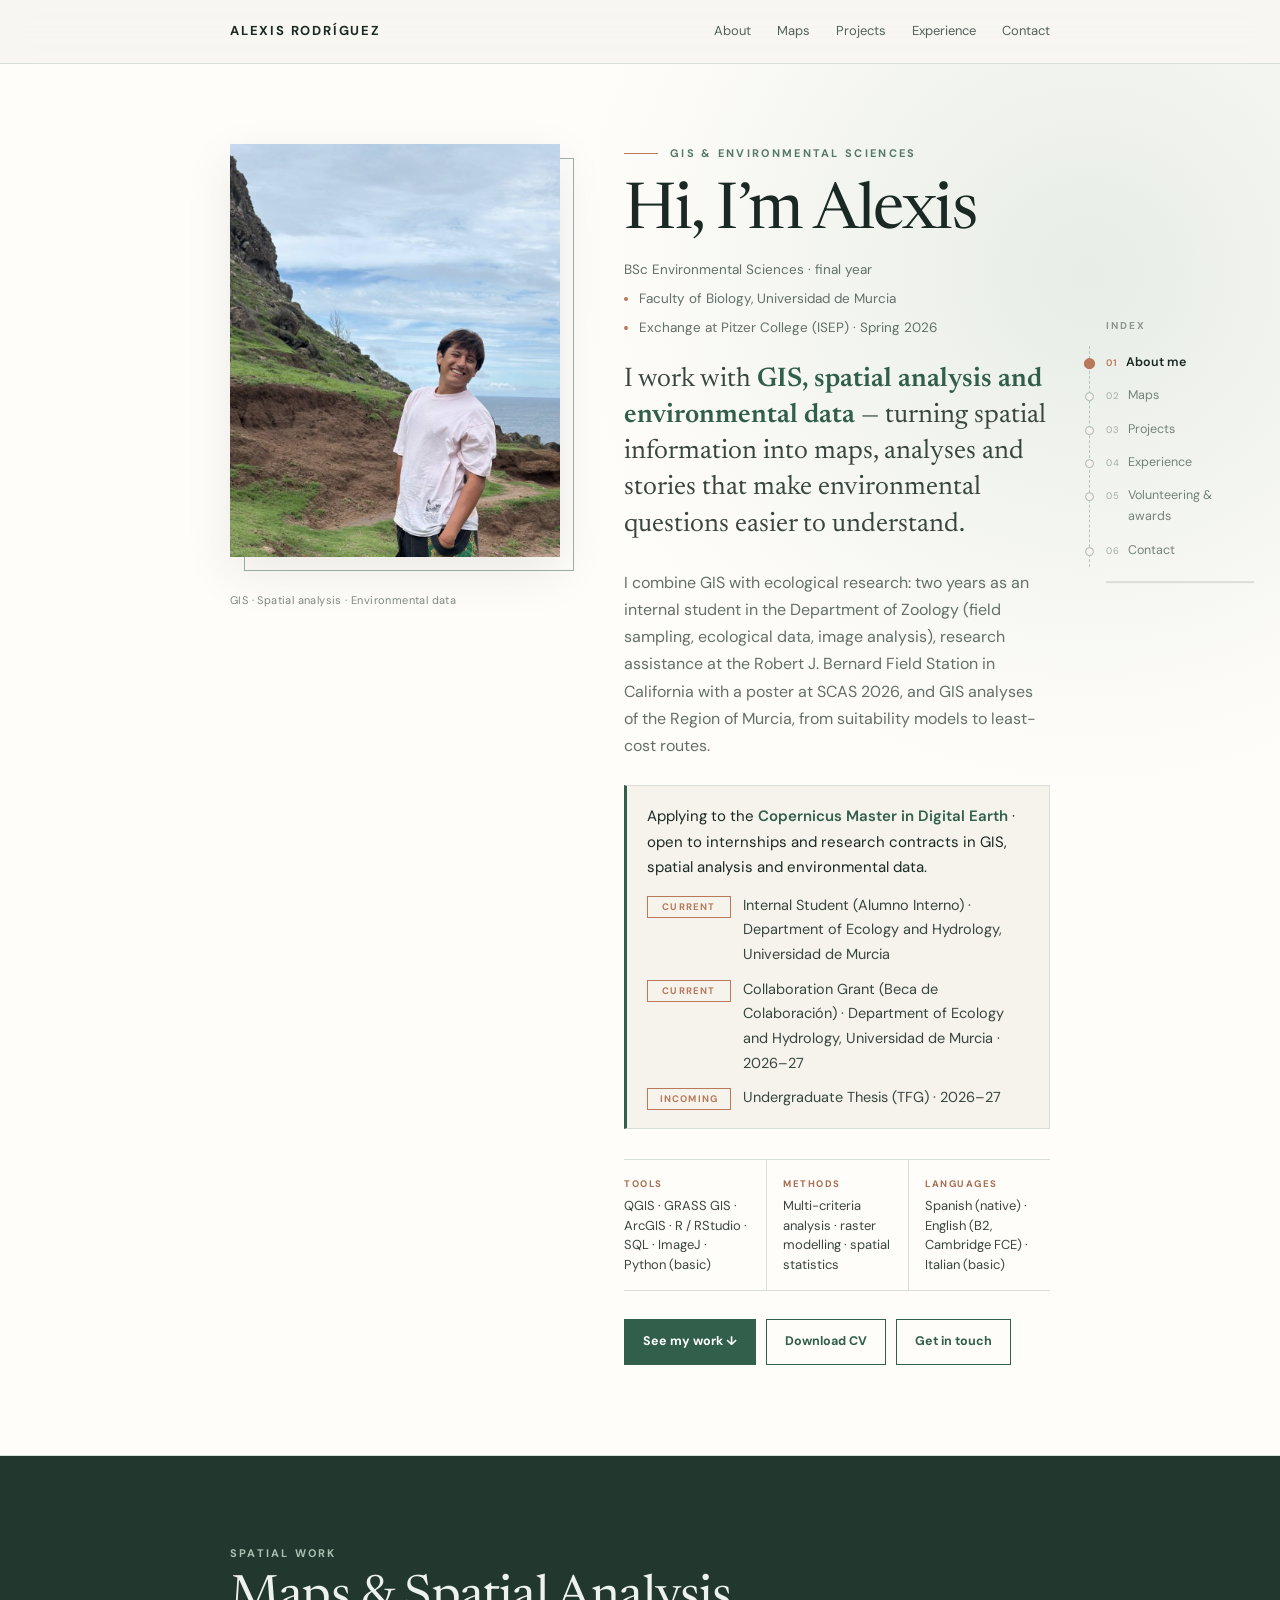
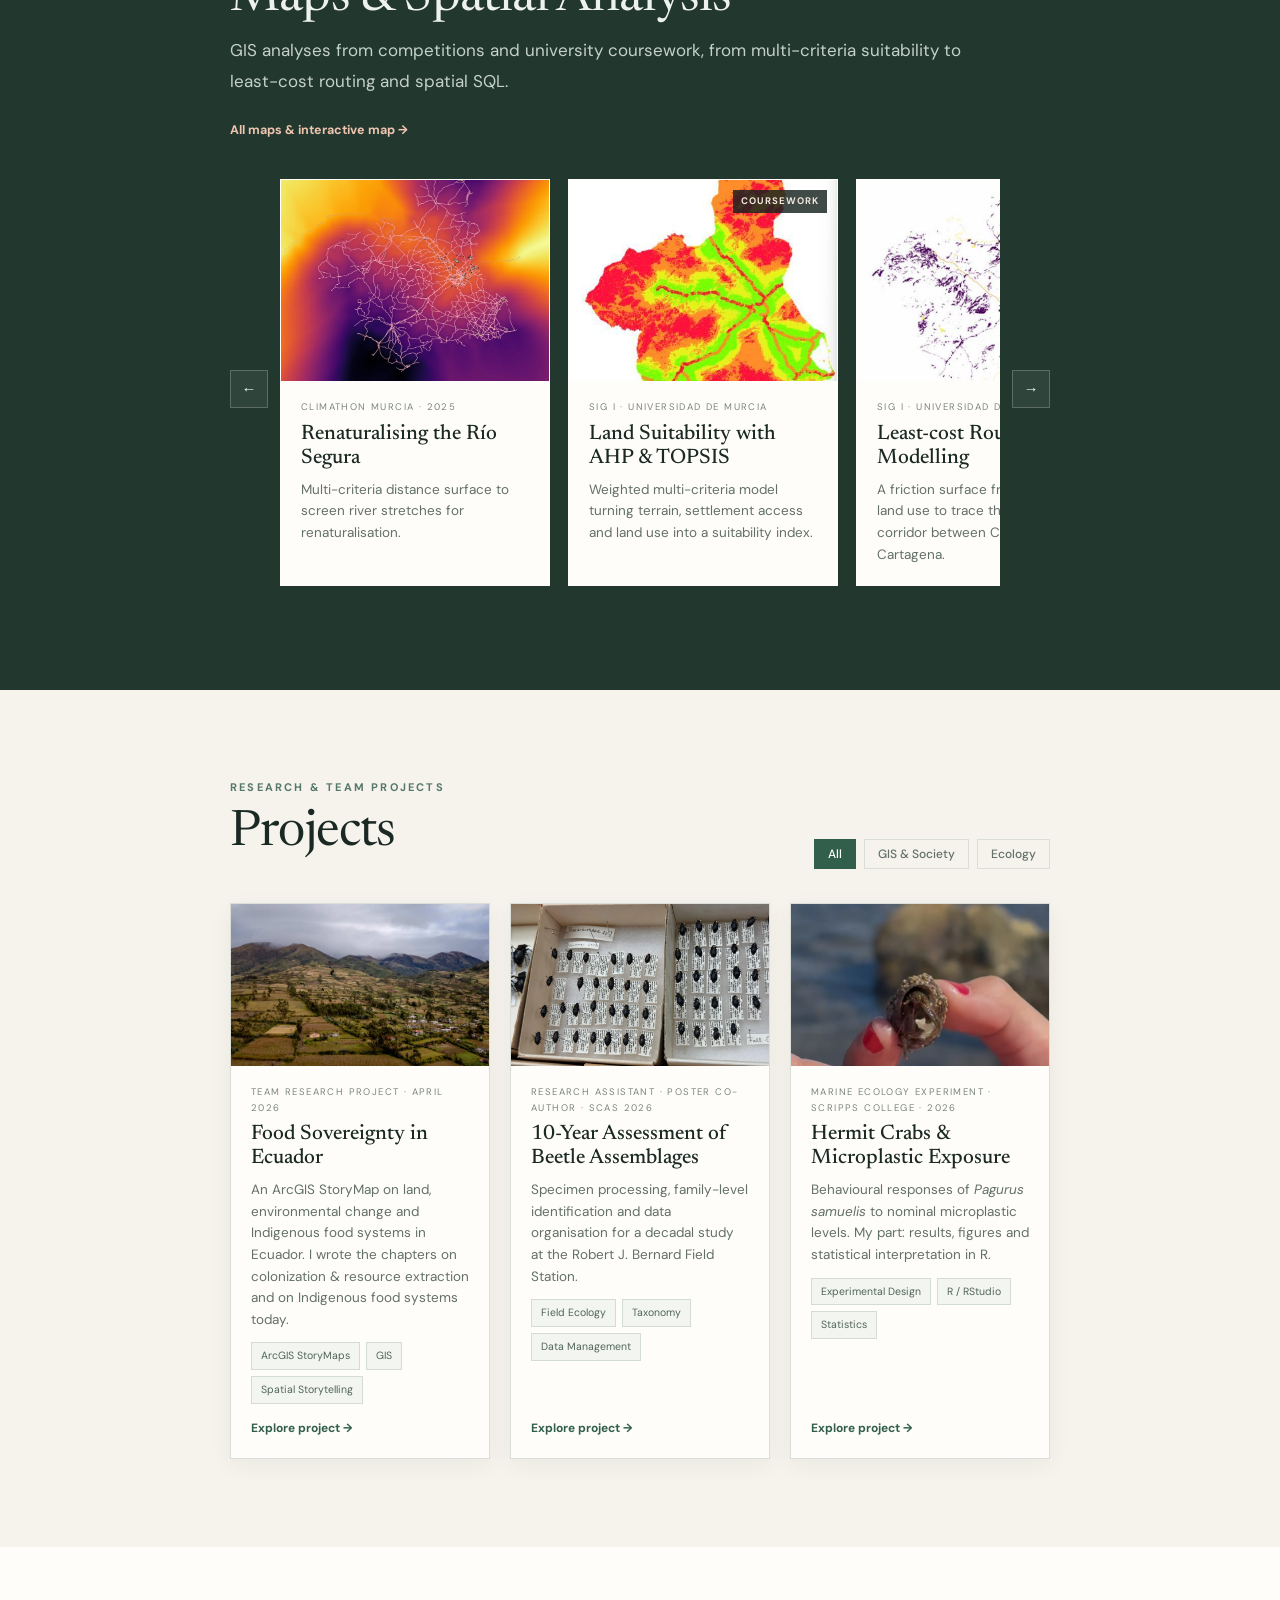
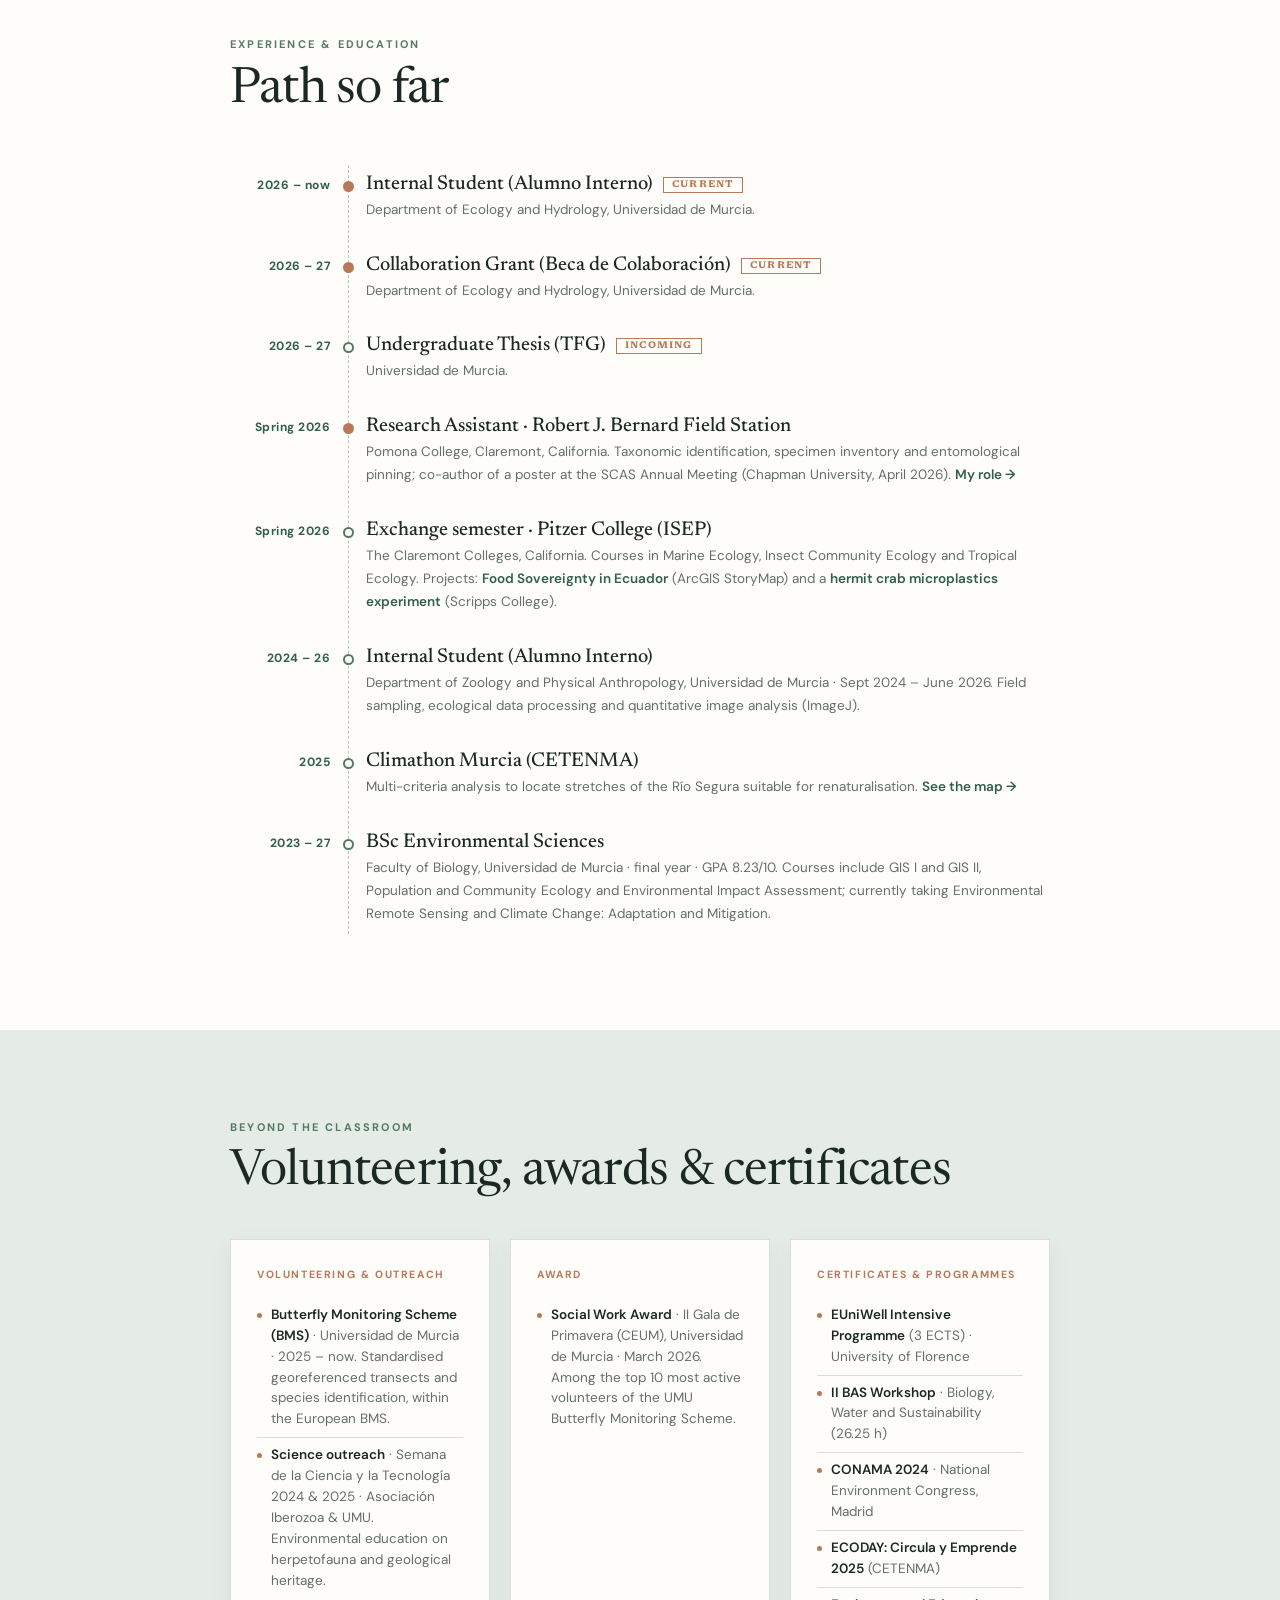
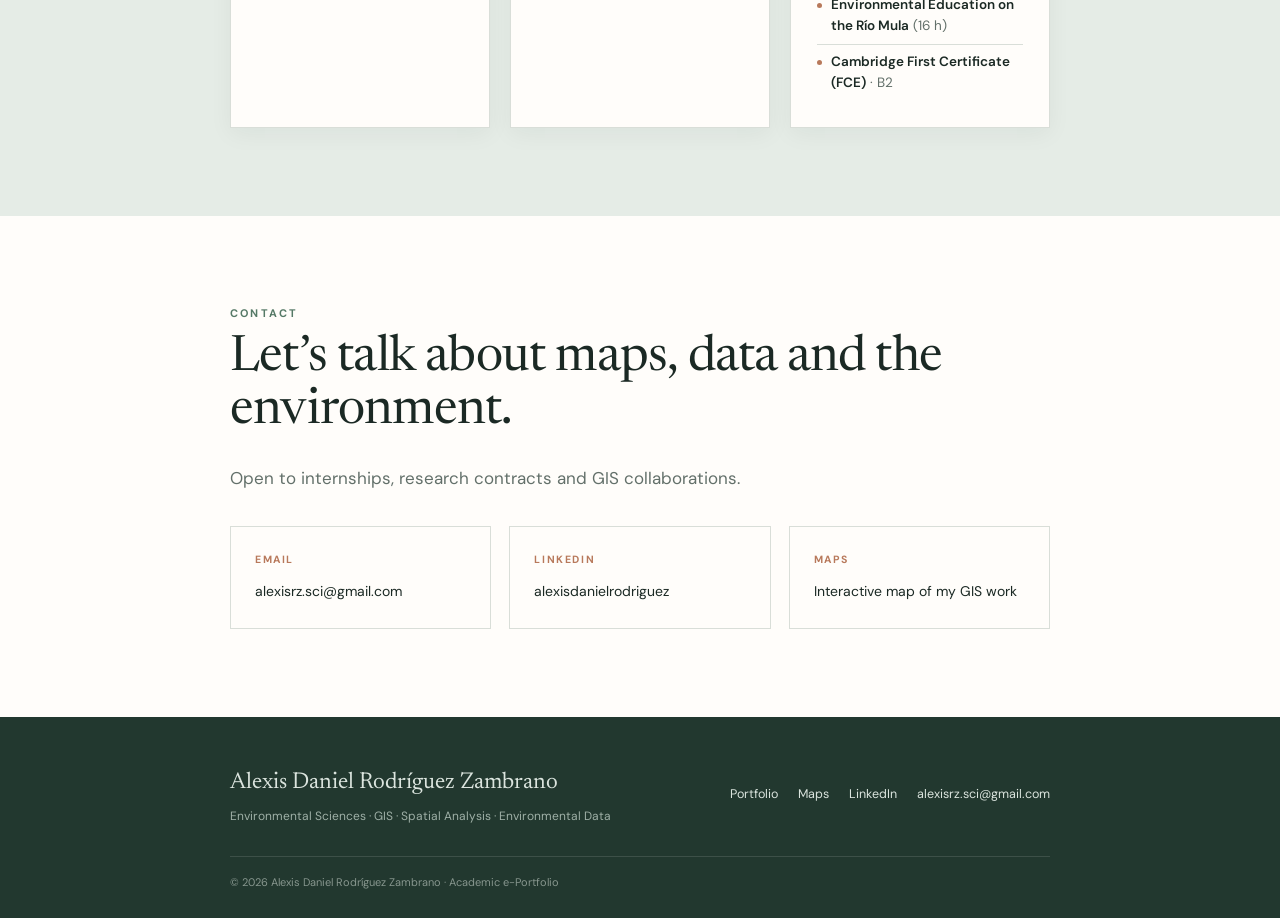
<file: index.html>
<!DOCTYPE html>
<html lang="en">
<head>
    <meta charset="UTF-8">
    <meta name="viewport" content="width=device-width, initial-scale=1.0">
    <title>Alexis Daniel Rodríguez Zambrano | GIS &amp; Environmental Sciences</title>
    <meta name="description" content="Final-year Environmental Sciences student (Universidad de Murcia) working with GIS, spatial analysis and environmental data. Maps, research projects and experience.">

    <!-- Preview card when the link is shared (LinkedIn, WhatsApp…) -->
    <meta property="og:type" content="website">
    <meta property="og:title" content="Alexis Daniel Rodríguez Zambrano — GIS & Environmental Sciences">
    <meta property="og:description" content="Maps, spatial analysis and environmental research portfolio.">
    <meta property="og:image" content="https://alexisrzsci.github.io/portfolio/assets/og-image.jpg">
    <meta property="og:url" content="https://alexisrzsci.github.io/portfolio/">
    <meta name="twitter:card" content="summary_large_image">

    <link rel="icon" href="data:image/svg+xml,%3Csvg xmlns='http://www.w3.org/2000/svg' viewBox='0 0 32 32'%3E%3Crect width='32' height='32' rx='7' fill='%23315f4c'/%3E%3Cpath d='M6 21c4-6 8-6 10-3s6 3 10-3' fill='none' stroke='%23f0c5af' stroke-width='2.4' stroke-linecap='round'/%3E%3Cpath d='M6 13c4-6 8-6 10-3s6 3 10-3' fill='none' stroke='%23fffdfa' stroke-width='2.4' stroke-linecap='round' opacity='.75'/%3E%3C/svg%3E">
    <link rel="preconnect" href="https://fonts.googleapis.com">
    <link rel="preconnect" href="https://fonts.gstatic.com" crossorigin>
    <link href="https://fonts.googleapis.com/css2?family=DM+Sans:wght@400;500;600;700&family=Newsreader:ital,opsz,wght@0,6..72,400;0,6..72,500;1,6..72,400&display=swap" rel="stylesheet">
    <link rel="stylesheet" href="css/style.css?v=7">
</head>

<!-- data-page tells js/main.js which page this is -->
<body data-page="home">

    <!-- Top bar: built by js/main.js (same on every page) -->
    <div data-render="topbar"></div>

    <main>

        <!-- =====================================================
             01 · ABOUT  (first thing visitors see)
             data-index = name shown in the side index
             data-edit  = text you can change from the page editor
        ====================================================== -->
        <section class="about-hero" id="about" data-index="About me">
            <div class="wrap about-grid" data-edit>

                <figure class="portrait">
                    <div class="portrait__frame">
                        <img src="assets/profile-alexis.jpg" alt="Alexis Daniel Rodríguez Zambrano">
                    </div>
                    <figcaption>GIS · Spatial analysis · Environmental data</figcaption>
                </figure>

                <div>
                    <div class="eyebrow">GIS &amp; Environmental Sciences</div>

                    <h1 class="about-hi">Hi, I’m Alexis</h1>

                    <p class="identity">
                        <span>BSc Environmental Sciences · final year</span>
                        <span>Faculty of Biology, Universidad de Murcia</span>
                        <span>Exchange at Pitzer College (ISEP) · Spring 2026</span>
                    </p>

                    <p class="about-statement">
                        I work with <strong>GIS, spatial analysis and environmental data</strong> —
                        turning spatial information into maps, analyses and stories that make
                        environmental questions easier to understand.
                    </p>

                    <div class="about-body">
                        <p>
                            I combine GIS with ecological research: two years as an internal student
                            in the Department of Zoology (field sampling, ecological data, image
                            analysis), research assistance at the Robert J. Bernard Field Station
                            in California with a poster at SCAS 2026, and GIS analyses of the
                            Region of Murcia, from suitability models to least-cost routes.
                        </p>
                    </div>

                    <div class="status">
                        <p class="status__goal">
                            Applying to the <strong>Copernicus Master in Digital Earth</strong> ·
                            open to internships and research contracts in GIS, spatial analysis
                            and environmental data.
                        </p>
                        <ul class="upcoming">
                            <li><span class="pill">Current</span> <span>Internal Student (Alumno Interno) · Department of Ecology and Hydrology, Universidad de Murcia</span></li>
                            <li><span class="pill">Current</span> <span>Collaboration Grant (Beca de Colaboración) · Department of Ecology and Hydrology, Universidad de Murcia · 2026–27</span></li>
                            <li><span class="pill">Incoming</span> <span>Undergraduate Thesis (TFG) · 2026–27</span></li>
                        </ul>
                    </div>

                    <dl class="quick-facts">
                        <div>
                            <dt>Tools</dt>
                            <dd>QGIS · GRASS GIS · ArcGIS · R / RStudio · SQL · ImageJ · Python (basic)</dd>
                        </div>
                        <div>
                            <dt>Methods</dt>
                            <dd>Multi-criteria analysis · raster modelling · spatial statistics</dd>
                        </div>
                        <div>
                            <dt>Languages</dt>
                            <dd>Spanish (native) · English (B2, Cambridge FCE) · Italian (basic)</dd>
                        </div>
                    </dl>

                    <div class="about-actions">
                        <a class="btn" href="#maps">See my work ↓</a>
                        <a class="btn btn--ghost" data-cv href="#" download hidden>Download CV</a>
                        <a class="btn btn--ghost" href="#contact">Get in touch</a>
                    </div>
                </div>

            </div>
        </section>


        <!-- =====================================================
             02 · MAPS  (cards come from js/data.js → "maps")
        ====================================================== -->
        <section class="section section--dark" id="maps" data-index="Maps">
            <div class="wrap">
                <div class="section-head" data-edit>
                    <div>
                        <div class="label">Spatial work</div>
                        <h2>Maps &amp; Spatial Analysis</h2>
                        <p class="lead">
                            GIS analyses from competitions and university coursework, from
                            multi-criteria suitability to least-cost routing and spatial SQL.
                        </p>
                    </div>
                    <a class="link-arrow" href="maps.html">All maps &amp; interactive map →</a>
                </div>

                <div data-render="map-carousel"></div>
            </div>
        </section>


        <!-- =====================================================
             03 · PROJECTS  (cards come from js/data.js → "projects")
        ====================================================== -->
        <section class="section" id="projects" data-index="Projects">
            <div class="wrap">
                <div class="section-head">
                    <div data-edit>
                        <div class="label">Research &amp; team projects</div>
                        <h2>Projects</h2>
                    </div>
                    <div data-render="project-filters"></div>
                </div>

                <div class="grid-3" data-render="projects"></div>
            </div>
        </section>


        <!-- =====================================================
             04 · EXPERIENCE & EDUCATION
        ====================================================== -->
        <section class="section section--light" id="experience" data-index="Experience">
            <div class="wrap" data-edit>
                <div class="label">Experience &amp; education</div>
                <h2>Path so far</h2>

                <ol class="cv mt">
                    <li class="is-key">
                        <time>2026 – now</time>
                        <div>
                            <h3>Internal Student (Alumno Interno) <span class="pill">Current</span></h3>
                            <p>Department of Ecology and Hydrology, Universidad de Murcia.</p>
                        </div>
                    </li>
                    <li class="is-key">
                        <time>2026 – 27</time>
                        <div>
                            <h3>Collaboration Grant (Beca de Colaboración) <span class="pill">Current</span></h3>
                            <p>Department of Ecology and Hydrology, Universidad de Murcia.</p>
                        </div>
                    </li>
                    <li>
                        <time>2026 – 27</time>
                        <div>
                            <h3>Undergraduate Thesis (TFG) <span class="pill">Incoming</span></h3>
                            <p>Universidad de Murcia.</p>
                        </div>
                    </li>
                    <li class="is-key">
                        <time>Spring 2026</time>
                        <div>
                            <h3>Research Assistant · Robert J. Bernard Field Station</h3>
                            <p>Pomona College, Claremont, California. Taxonomic identification, specimen inventory and entomological pinning; co-author of a poster at the SCAS Annual Meeting (Chapman University, April 2026). <a href="collaborative-research.html">My role →</a></p>
                        </div>
                    </li>
                    <li>
                        <time>Spring 2026</time>
                        <div>
                            <h3>Exchange semester · Pitzer College (ISEP)</h3>
                            <p>The Claremont Colleges, California. Courses in Marine Ecology, Insect Community Ecology and Tropical Ecology. Projects: <a href="ecuador.html">Food Sovereignty in Ecuador</a> (ArcGIS StoryMap) and a <a href="hermit-crab.html">hermit crab microplastics experiment</a> (Scripps College).</p>
                        </div>
                    </li>
                    <li>
                        <time>2024 – 26</time>
                        <div>
                            <h3>Internal Student (Alumno Interno)</h3>
                            <p>Department of Zoology and Physical Anthropology, Universidad de Murcia · Sept 2024 – June 2026. Field sampling, ecological data processing and quantitative image analysis (ImageJ).</p>
                        </div>
                    </li>
                    <li>
                        <time>2025</time>
                        <div>
                            <h3>Climathon Murcia (CETENMA)</h3>
                            <p>Multi-criteria analysis to locate stretches of the Río Segura suitable for renaturalisation. <a href="maps.html#climathon">See the map →</a></p>
                        </div>
                    </li>
                    <li>
                        <time>2023 – 27</time>
                        <div>
                            <h3>BSc Environmental Sciences</h3>
                            <p>Faculty of Biology, Universidad de Murcia · final year · GPA 8.23/10. Courses include GIS I and GIS II, Population and Community Ecology and Environmental Impact Assessment; currently taking Environmental Remote Sensing and Climate Change: Adaptation and Mitigation.</p>
                        </div>
                    </li>
                </ol>
            </div>
        </section>


        <!-- =====================================================
             05 · VOLUNTEERING, AWARDS & CERTIFICATES
        ====================================================== -->
        <section class="section section--tint" id="beyond" data-index="Volunteering &amp; awards">
            <div class="wrap" data-edit>
                <div class="label">Beyond the classroom</div>
                <h2>Volunteering, awards &amp; certificates</h2>

                <div class="grid-3 mt">
                    <div class="box">
                        <span class="num">Volunteering &amp; outreach</span>
                        <ul>
                            <li><strong>Butterfly Monitoring Scheme (BMS)</strong> · Universidad de Murcia · 2025 – now. Standardised georeferenced transects and species identification, within the European BMS.</li>
                            <li><strong>Science outreach</strong> · Semana de la Ciencia y la Tecnología 2024 &amp; 2025 · Asociación Iberozoa &amp; UMU. Environmental education on herpetofauna and geological heritage.</li>
                        </ul>
                    </div>
                    <div class="box">
                        <span class="num">Award</span>
                        <ul>
                            <li><strong>Social Work Award</strong> · II Gala de Primavera (CEUM), Universidad de Murcia · March 2026. Among the top 10 most active volunteers of the UMU Butterfly Monitoring Scheme.</li>
                        </ul>
                    </div>
                    <div class="box">
                        <span class="num">Certificates &amp; programmes</span>
                        <ul>
                            <li><strong>EUniWell Intensive Programme</strong> (3 ECTS) · University of Florence</li>
                            <li><strong>II BAS Workshop</strong> · Biology, Water and Sustainability (26.25 h)</li>
                            <li><strong>CONAMA 2024</strong> · National Environment Congress, Madrid</li>
                            <li><strong>ECODAY: Circula y Emprende 2025</strong> (CETENMA)</li>
                            <li><strong>Environmental Education on the Río Mula</strong> (16 h)</li>
                            <li><strong>Cambridge First Certificate (FCE)</strong> · B2</li>
                        </ul>
                    </div>
                </div>
            </div>
        </section>


        <!-- =====================================================
             06 · CONTACT
        ====================================================== -->
        <section class="section section--light" id="contact" data-index="Contact">
            <div class="wrap" data-edit>
                <div class="label">Contact</div>
                <h2>Let’s talk about maps, data and the environment.</h2>
                <p class="lead" style="margin-bottom:32px">
                    Open to internships, research contracts and GIS collaborations.
                </p>

                <div class="contact-grid">
                    <div class="contact-card">
                        <span class="num">Email</span>
                        <a href="mailto:alexisrz.sci@gmail.com">alexisrz.sci@gmail.com</a>
                    </div>
                    <div class="contact-card">
                        <span class="num">LinkedIn</span>
                        <a href="https://www.linkedin.com/in/alexisdanielrodriguez" target="_blank" rel="noopener noreferrer">alexisdanielrodriguez</a>
                    </div>
                    <div class="contact-card">
                        <span class="num">Maps</span>
                        <a href="maps.html">Interactive map of my GIS work</a>
                    </div>
                </div>
            </div>
        </section>

    </main>

    <div data-render="footer"></div>

    <script src="js/data.js?v=7"></script>
    <script src="js/main.js?v=7"></script>
    <script src="js/editor.js?v=7"></script>
</body>
</html>
</file>
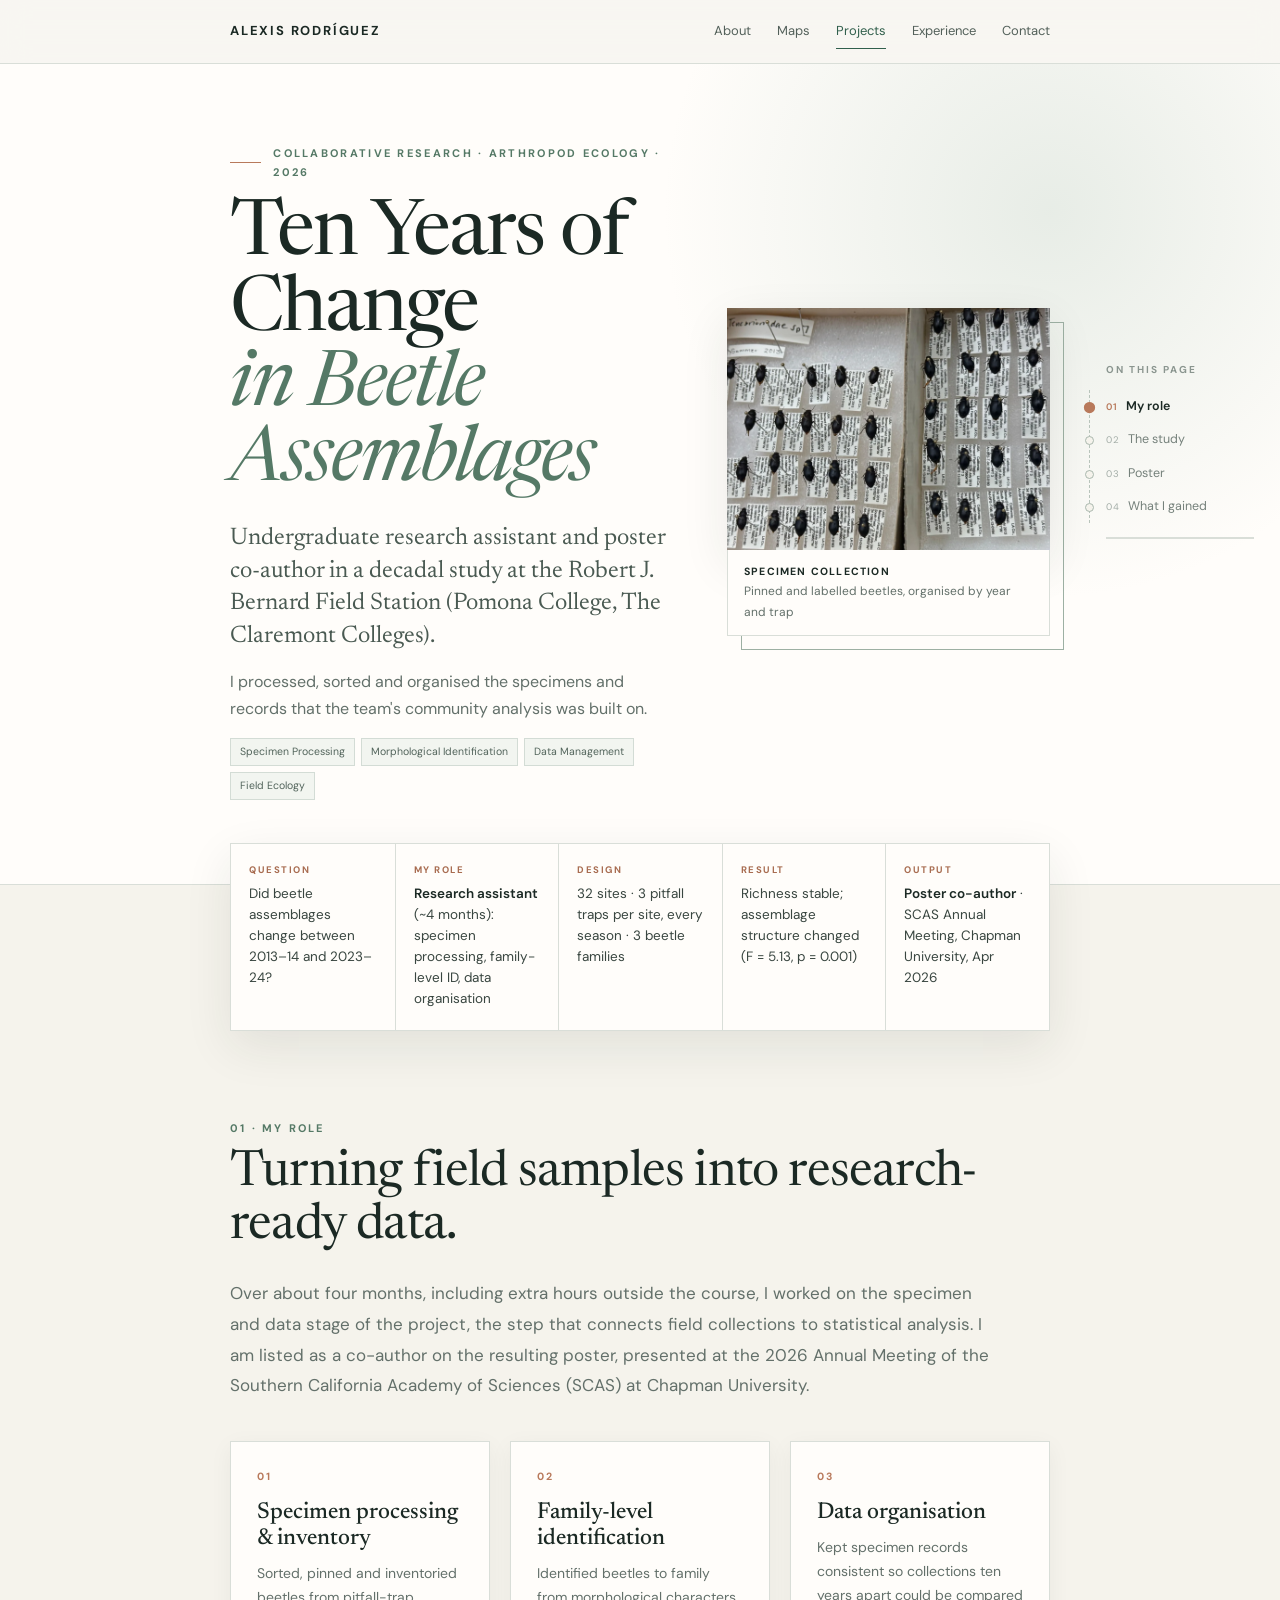
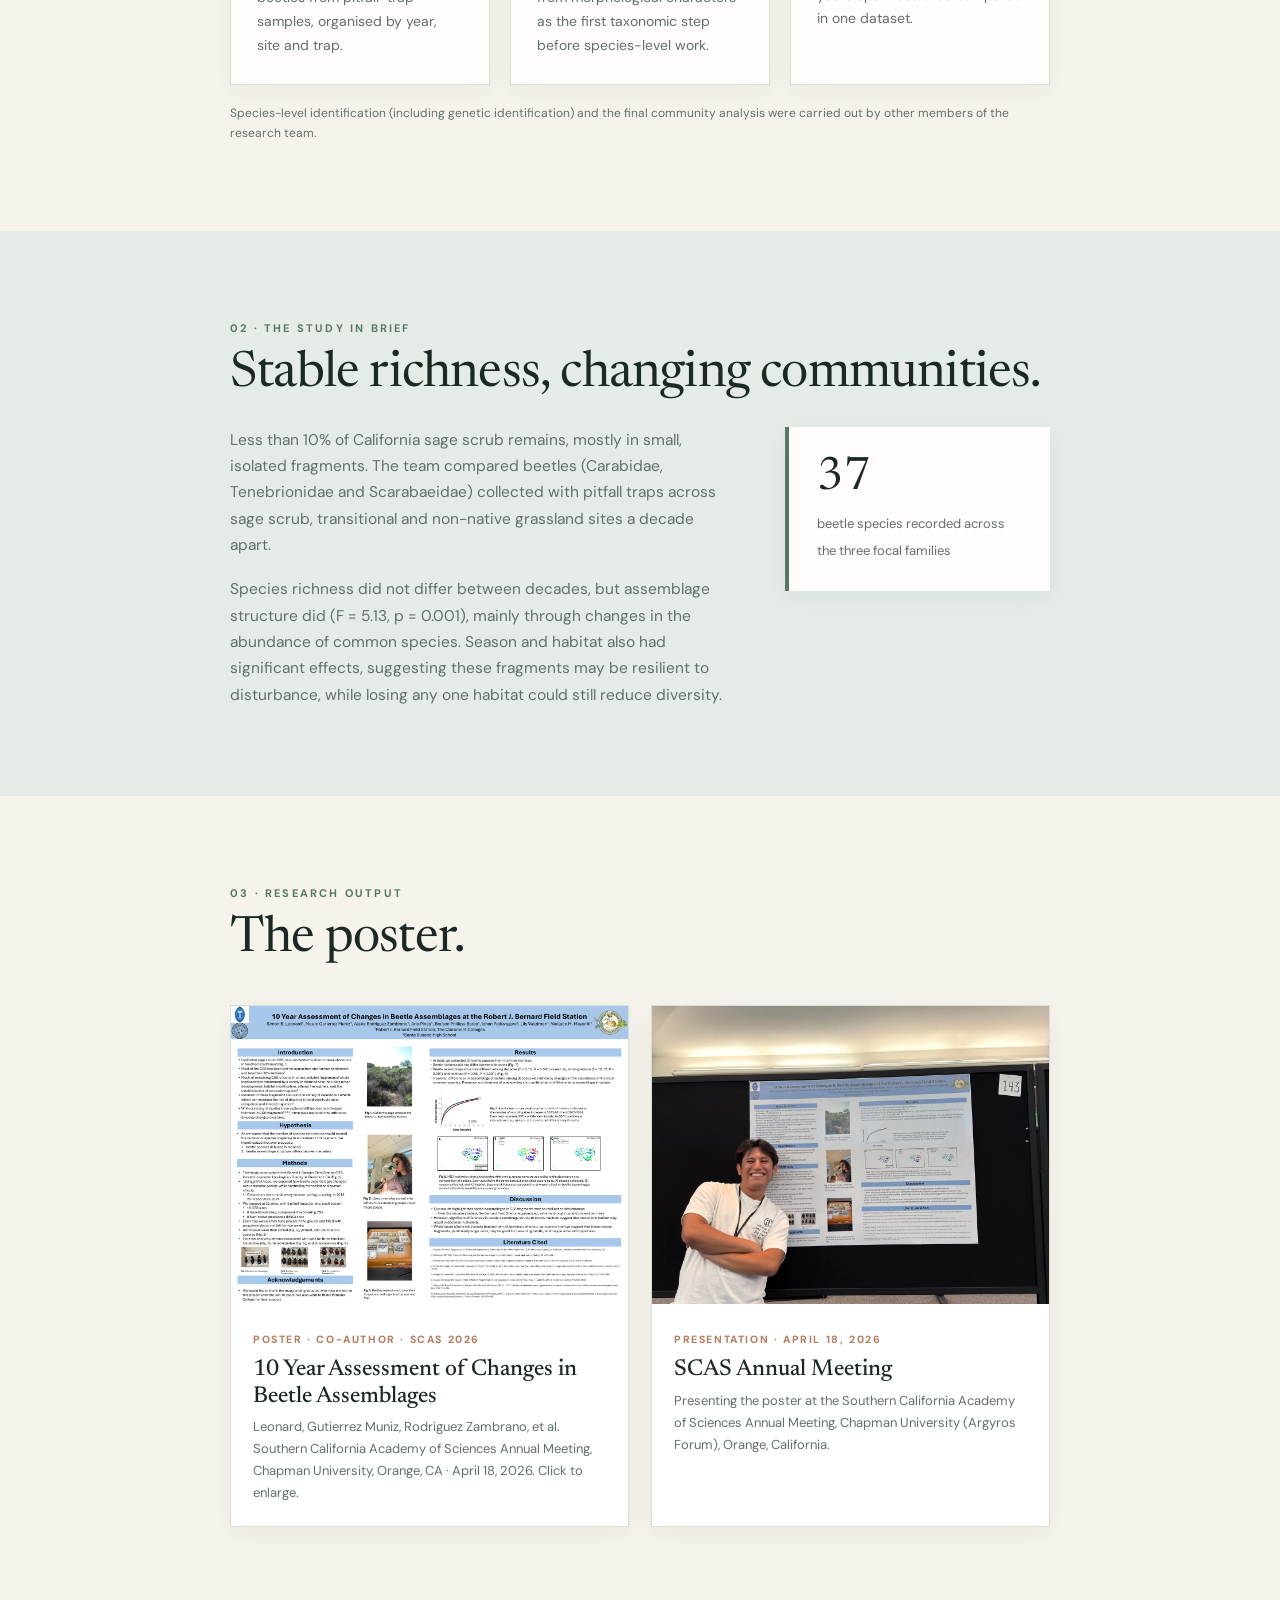
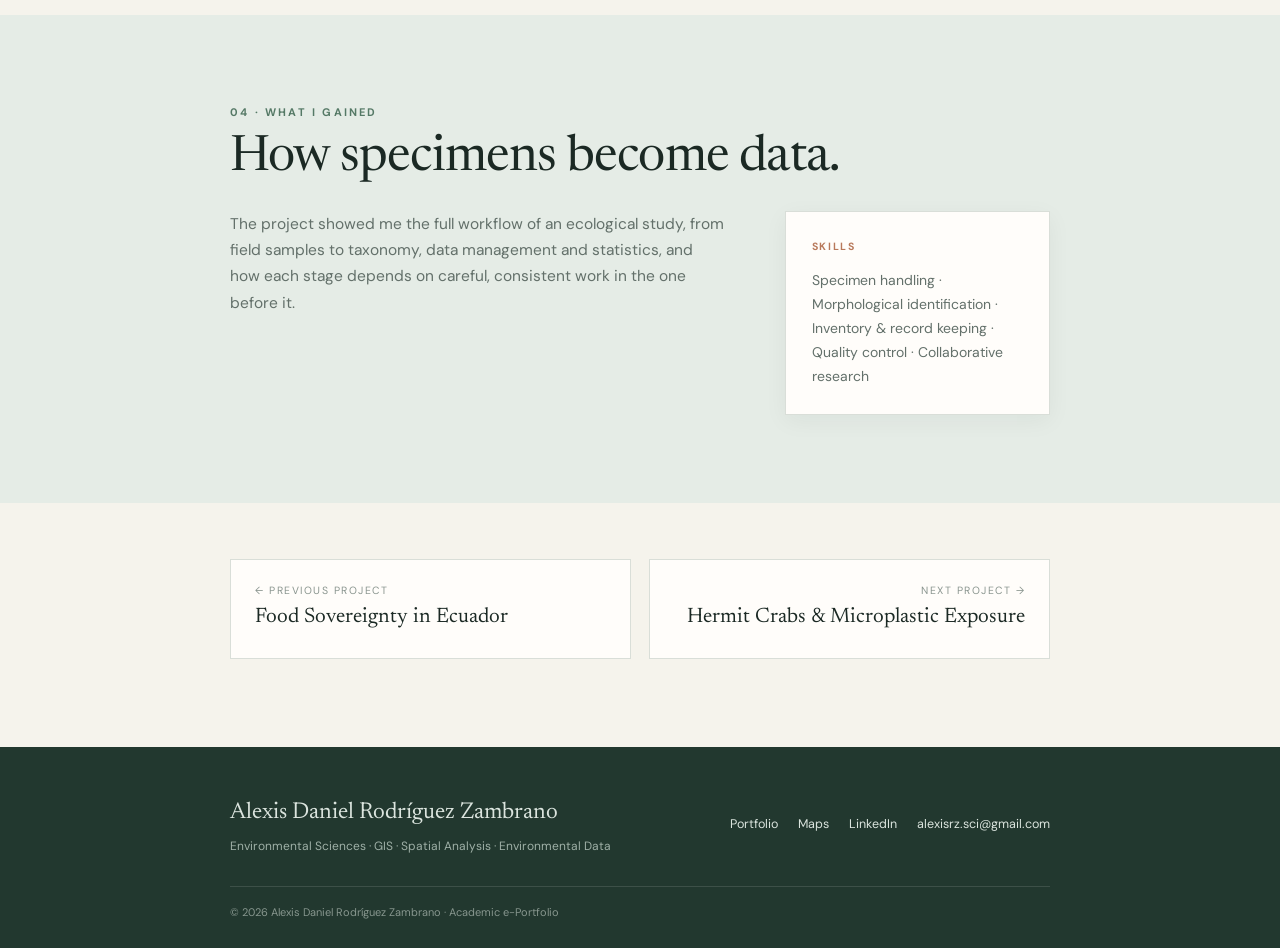
<file: collaborative-research.html>
<!DOCTYPE html>
<html lang="en">
<head>
    <meta charset="UTF-8">
    <meta name="viewport" content="width=device-width, initial-scale=1.0">
    <meta name="description" content="Research assistant and poster co-author in a ten-year assessment of beetle assemblages at the Robert J. Bernard Field Station.">
    <title>Collaborative Research | Alexis Rodríguez</title>

    <link rel="icon" href="data:image/svg+xml,%3Csvg xmlns='http://www.w3.org/2000/svg' viewBox='0 0 32 32'%3E%3Crect width='32' height='32' rx='7' fill='%23315f4c'/%3E%3Cpath d='M6 21c4-6 8-6 10-3s6 3 10-3' fill='none' stroke='%23f0c5af' stroke-width='2.4' stroke-linecap='round'/%3E%3Cpath d='M6 13c4-6 8-6 10-3s6 3 10-3' fill='none' stroke='%23fffdfa' stroke-width='2.4' stroke-linecap='round' opacity='.75'/%3E%3C/svg%3E">
    <link rel="preconnect" href="https://fonts.googleapis.com">
    <link rel="preconnect" href="https://fonts.gstatic.com" crossorigin>
    <link href="https://fonts.googleapis.com/css2?family=DM+Sans:wght@400;500;600;700&family=Newsreader:ital,opsz,wght@0,6..72,400;0,6..72,500;1,6..72,400&display=swap" rel="stylesheet">
    <link rel="stylesheet" href="css/style.css?v=7">
</head>

<body data-page="project">

    <div data-render="topbar"></div>

    <!-- ================= HERO ================= -->
    <header class="p-hero" data-edit>
        <div class="wrap p-hero__grid">
            <div>
                <div class="eyebrow">Collaborative Research · Arthropod Ecology · 2026</div>
                <h1>Ten Years of Change<br><em>in Beetle Assemblages</em></h1>
                <p class="p-hero__subtitle">
                    Undergraduate research assistant and poster co-author in a decadal study
                    at the Robert J. Bernard Field Station (Pomona College, The Claremont Colleges).
                </p>
                <p class="p-hero__intro">
                    I processed, sorted and organised the specimens and records that the
                    team's community analysis was built on.
                </p>
                <div class="tags">
                    <span class="tag">Specimen Processing</span>
                    <span class="tag">Morphological Identification</span>
                    <span class="tag">Data Management</span>
                    <span class="tag">Field Ecology</span>
                </div>
            </div>
            <figure class="framed">
                <img src="assets/beetle-research.webp" alt="Boxes of pinned and labelled beetle specimens from the field station collection">
                <figcaption><strong>Specimen collection</strong>Pinned and labelled beetles, organised by year and trap</figcaption>
            </figure>
        </div>
    </header>

    <main>

        <!-- ================= AT A GLANCE ================= -->
        <div class="wrap" data-edit>
            <dl class="glance">
                <div><dt>Question</dt><dd>Did beetle assemblages change between 2013–14 and 2023–24?</dd></div>
                <div><dt>My role</dt><dd><strong>Research assistant</strong> (~4 months): specimen processing, family-level ID, data organisation</dd></div>
                <div><dt>Design</dt><dd>32 sites · 3 pitfall traps per site, every season · 3 beetle families</dd></div>
                <div><dt>Result</dt><dd>Richness stable; assemblage structure changed (F = 5.13, p = 0.001)</dd></div>
                <div><dt>Output</dt><dd><strong>Poster co-author</strong> · SCAS Annual Meeting, Chapman University, Apr 2026</dd></div>
            </dl>
        </div>

        <!-- ================= 01 MY ROLE ================= -->
        <section class="section" id="role" data-index="My role">
            <div class="wrap" data-edit>
                <div class="label">01 · My role</div>
                <h2>Turning field samples into research-ready data.</h2>
                <p class="lead">
                    Over about four months, including extra hours outside the course, I worked on
                    the specimen and data stage of the project, the step that connects field
                    collections to statistical analysis. I am listed as a co-author on the
                    resulting poster, presented at the 2026 Annual Meeting of the Southern
                    California Academy of Sciences (SCAS) at Chapman University.
                </p>

                <div class="grid-3 mt">
                    <div class="box">
                        <span class="num">01</span>
                        <h3>Specimen processing &amp; inventory</h3>
                        <p>Sorted, pinned and inventoried beetles from pitfall-trap samples, organised by year, site and trap.</p>
                    </div>
                    <div class="box">
                        <span class="num">02</span>
                        <h3>Family-level identification</h3>
                        <p>Identified beetles to family from morphological characters as the first taxonomic step before species-level work.</p>
                    </div>
                    <div class="box">
                        <span class="num">03</span>
                        <h3>Data organisation</h3>
                        <p>Kept specimen records consistent so collections ten years apart could be compared in one dataset.</p>
                    </div>
                </div>

                <p class="webmap-note" style="margin-top:18px">
                    Species-level identification (including genetic identification) and the final
                    community analysis were carried out by other members of the research team.
                </p>
            </div>
        </section>

        <!-- ================= 02 THE STUDY ================= -->
        <section class="section section--tint" id="study" data-index="The study">
            <div class="wrap" data-edit>
                <div class="label">02 · The study in brief</div>
                <h2>Stable richness, changing communities.</h2>
                <div class="split">
                    <div class="prose">
                        <p>
                            Less than 10% of California sage scrub remains, mostly in small, isolated
                            fragments. The team compared beetles (Carabidae, Tenebrionidae and
                            Scarabaeidae) collected with pitfall traps across sage scrub,
                            transitional and non-native grassland sites a decade apart.
                        </p>
                        <p>
                            Species richness did not differ between decades, but assemblage
                            structure did (F = 5.13, p = 0.001), mainly through changes in the
                            abundance of common species. Season and habitat also had significant
                            effects, suggesting these fragments may be resilient to disturbance,
                            while losing any one habitat could still reduce diversity.
                        </p>
                    </div>
                    <div class="stat">
                        <strong>37</strong>
                        <span>beetle species recorded across the three focal families</span>
                    </div>
                </div>
            </div>
        </section>

        <!-- ================= 03 POSTER ================= -->
        <section class="section" id="poster" data-index="Poster">
            <div class="wrap" data-edit>
                <div class="label">03 · Research output</div>
                <h2>The poster.</h2>
                <div class="grid-2 mt">
                    <figure class="doc">
                        <img class="contain" src="assets/beetle-poster.webp" alt="Poster: 10 Year Assessment of Changes in Beetle Assemblages at the Robert J. Bernard Field Station">
                        <div>
                            <span class="num">Poster · co-author · SCAS 2026</span>
                            <h3>10 Year Assessment of Changes in Beetle Assemblages</h3>
                            <p>Leonard, Gutierrez Muniz, Rodriguez Zambrano, et al. Southern California Academy of Sciences Annual Meeting, Chapman University, Orange, CA · April 18, 2026. Click to enlarge.</p>
                        </div>
                    </figure>
                    <figure class="doc">
                        <img src="assets/collaborative-research.webp" alt="Alexis Rodríguez Zambrano with the beetle assemblage research poster">
                        <div>
                            <span class="num">Presentation · April 18, 2026</span>
                            <h3>SCAS Annual Meeting</h3>
                            <p>Presenting the poster at the Southern California Academy of Sciences Annual Meeting, Chapman University (Argyros Forum), Orange, California.</p>
                        </div>
                    </figure>
                </div>
            </div>
        </section>

        <!-- ================= 04 SKILLS ================= -->
        <section class="section section--tint" id="skills" data-index="What I gained">
            <div class="wrap" data-edit>
                <div class="label">04 · What I gained</div>
                <h2>How specimens become data.</h2>
                <div class="split">
                    <div class="prose">
                        <p>
                            The project showed me the full workflow of an ecological study, from field
                            samples to taxonomy, data management and statistics, and how each stage
                            depends on careful, consistent work in the one before it.
                        </p>
                    </div>
                    <div class="box">
                        <span class="num">Skills</span>
                        <p>Specimen handling · Morphological identification · Inventory &amp; record keeping · Quality control · Collaborative research</p>
                    </div>
                </div>
            </div>
        </section>

        <div class="section" style="padding-top:56px">
            <div class="wrap" data-render="pager" data-current="beetles"></div>
        </div>

    </main>

    <div data-render="footer"></div>

    <script src="js/data.js?v=7"></script>
    <script src="js/main.js?v=7"></script>
    <script src="js/editor.js?v=7"></script>
</body>
</html>
</file>
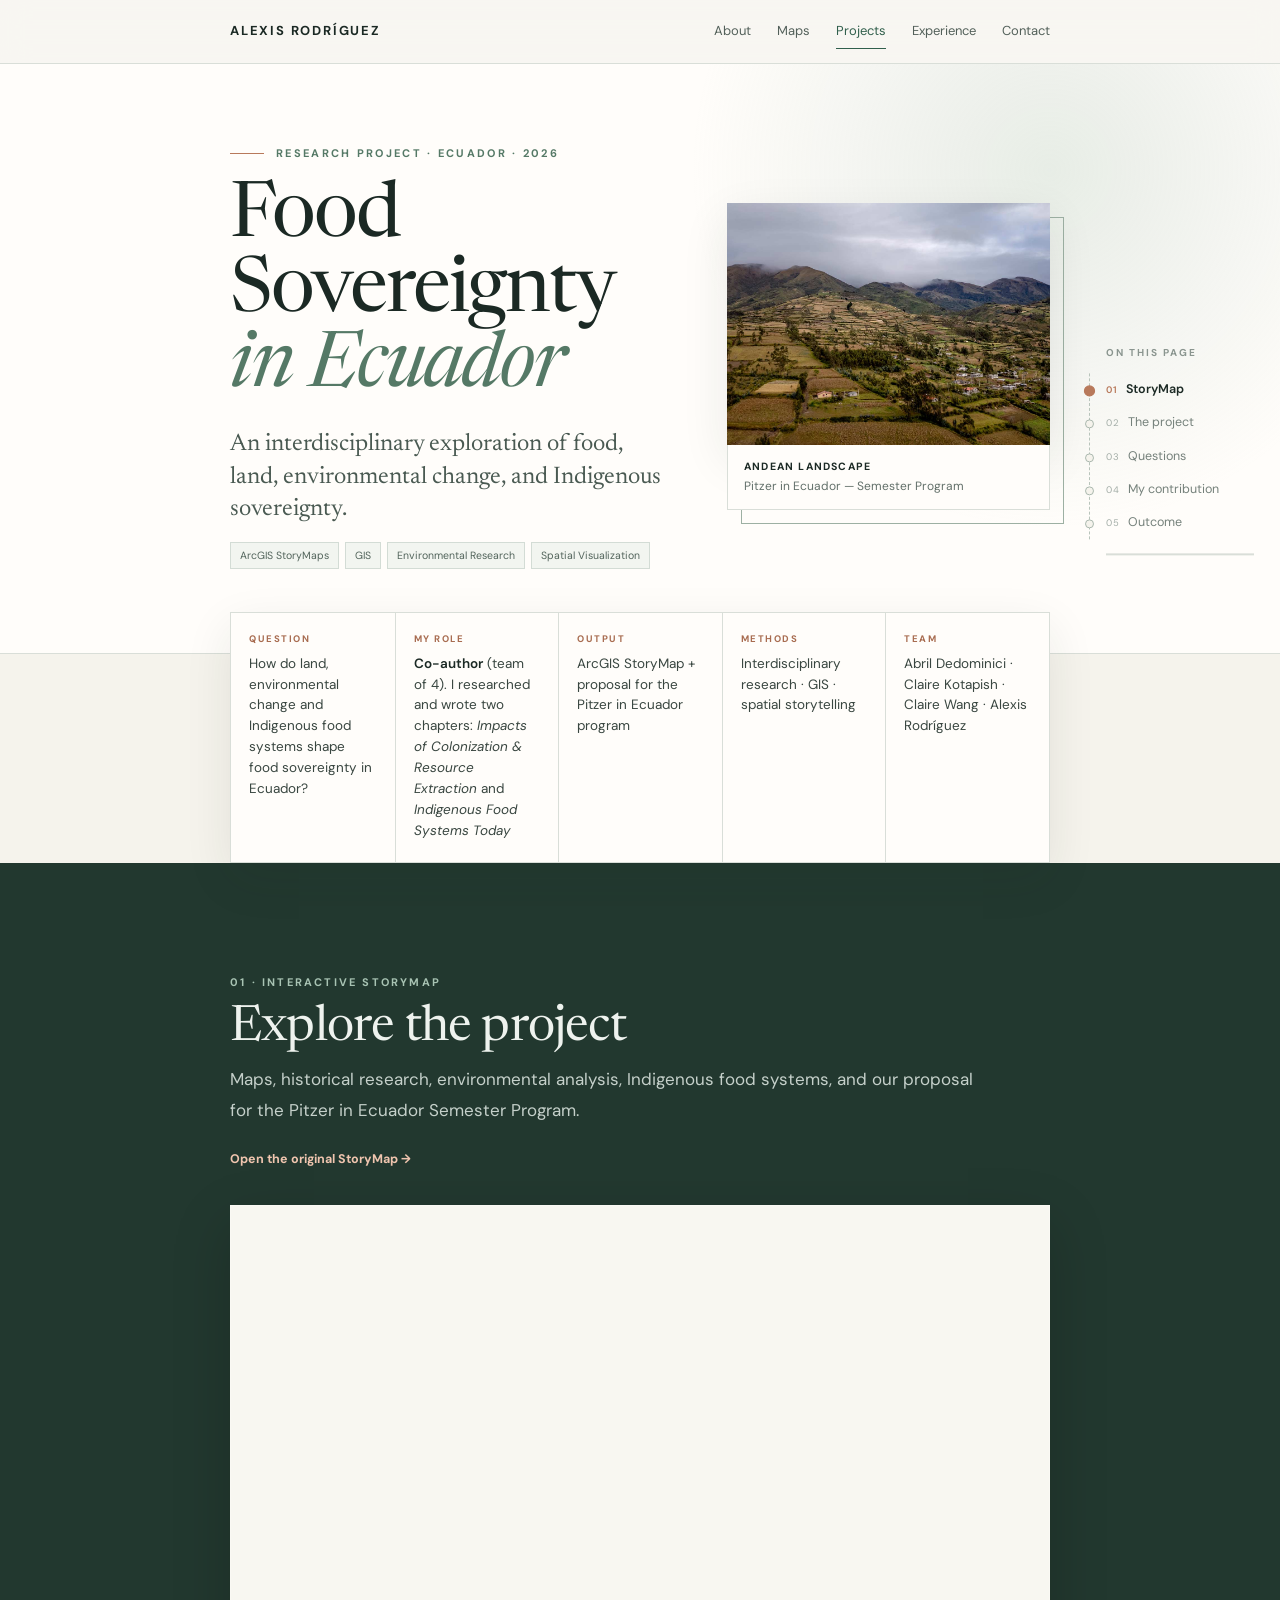
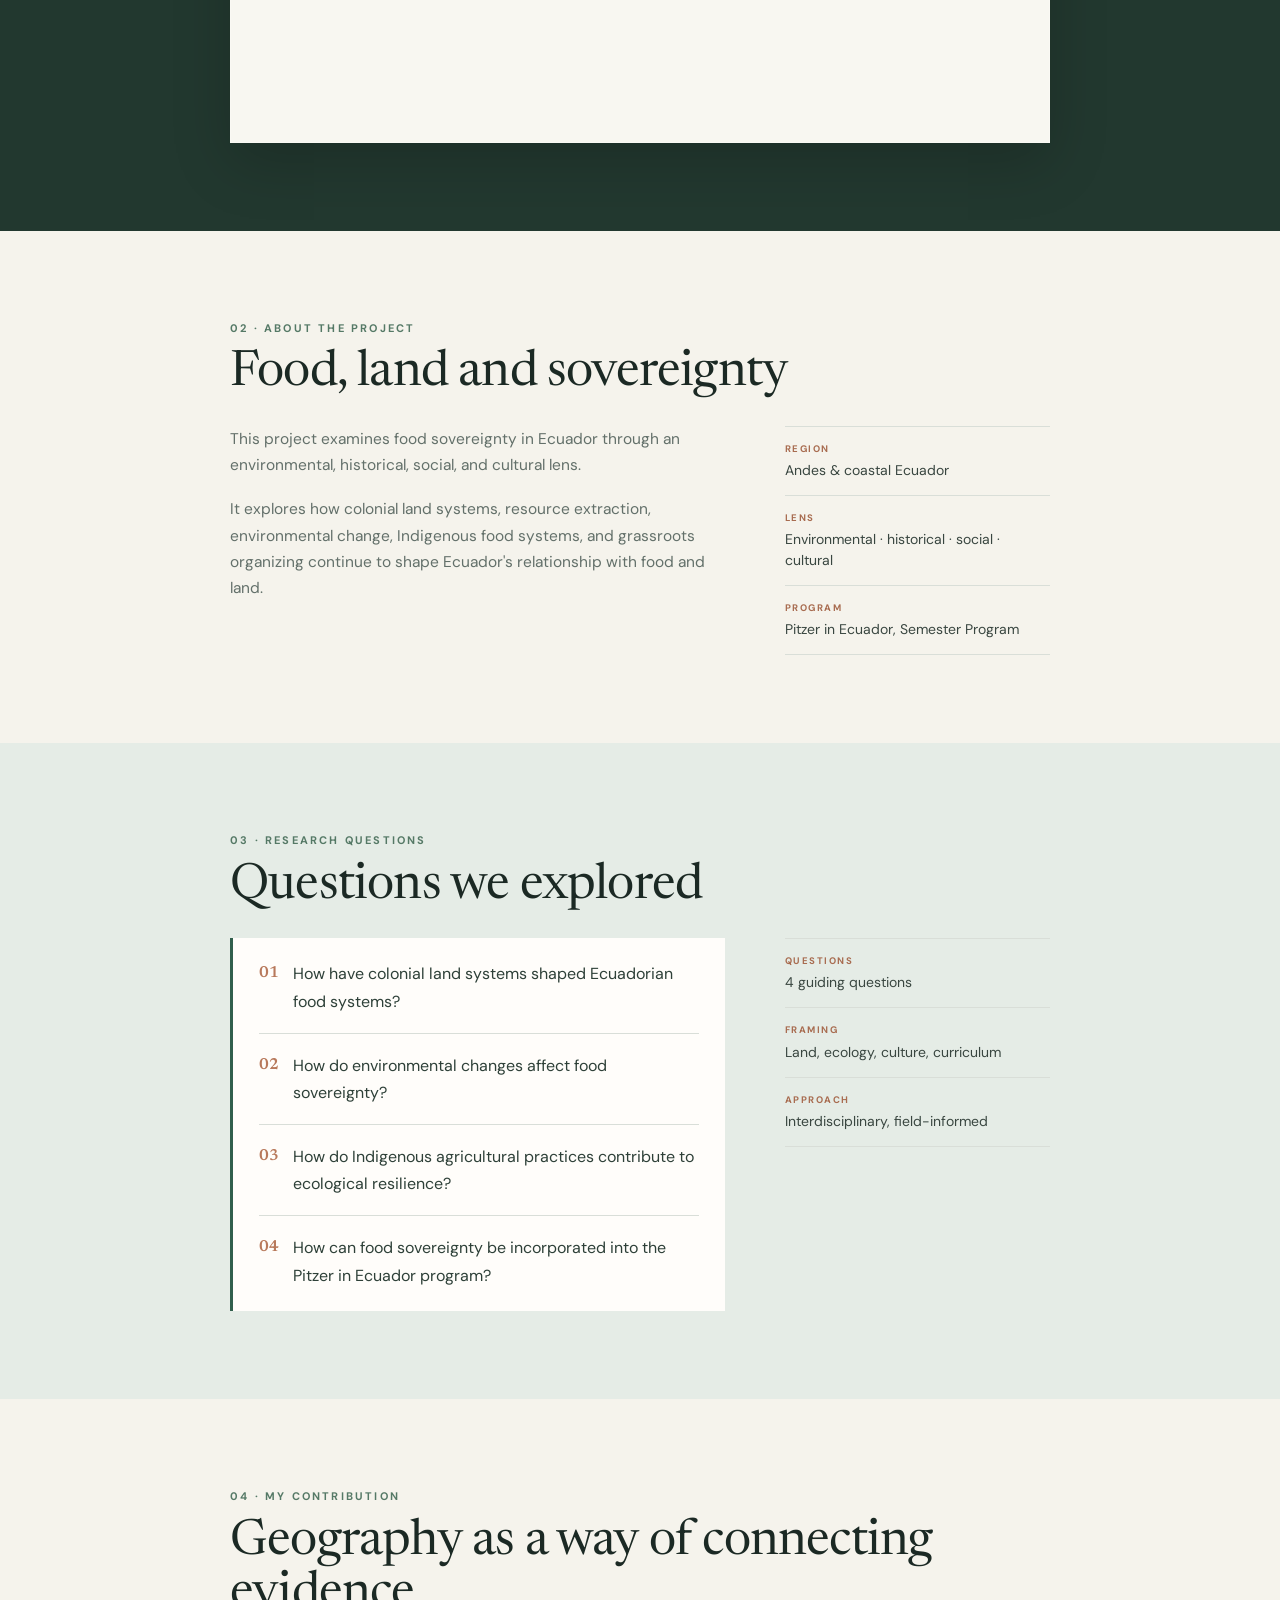
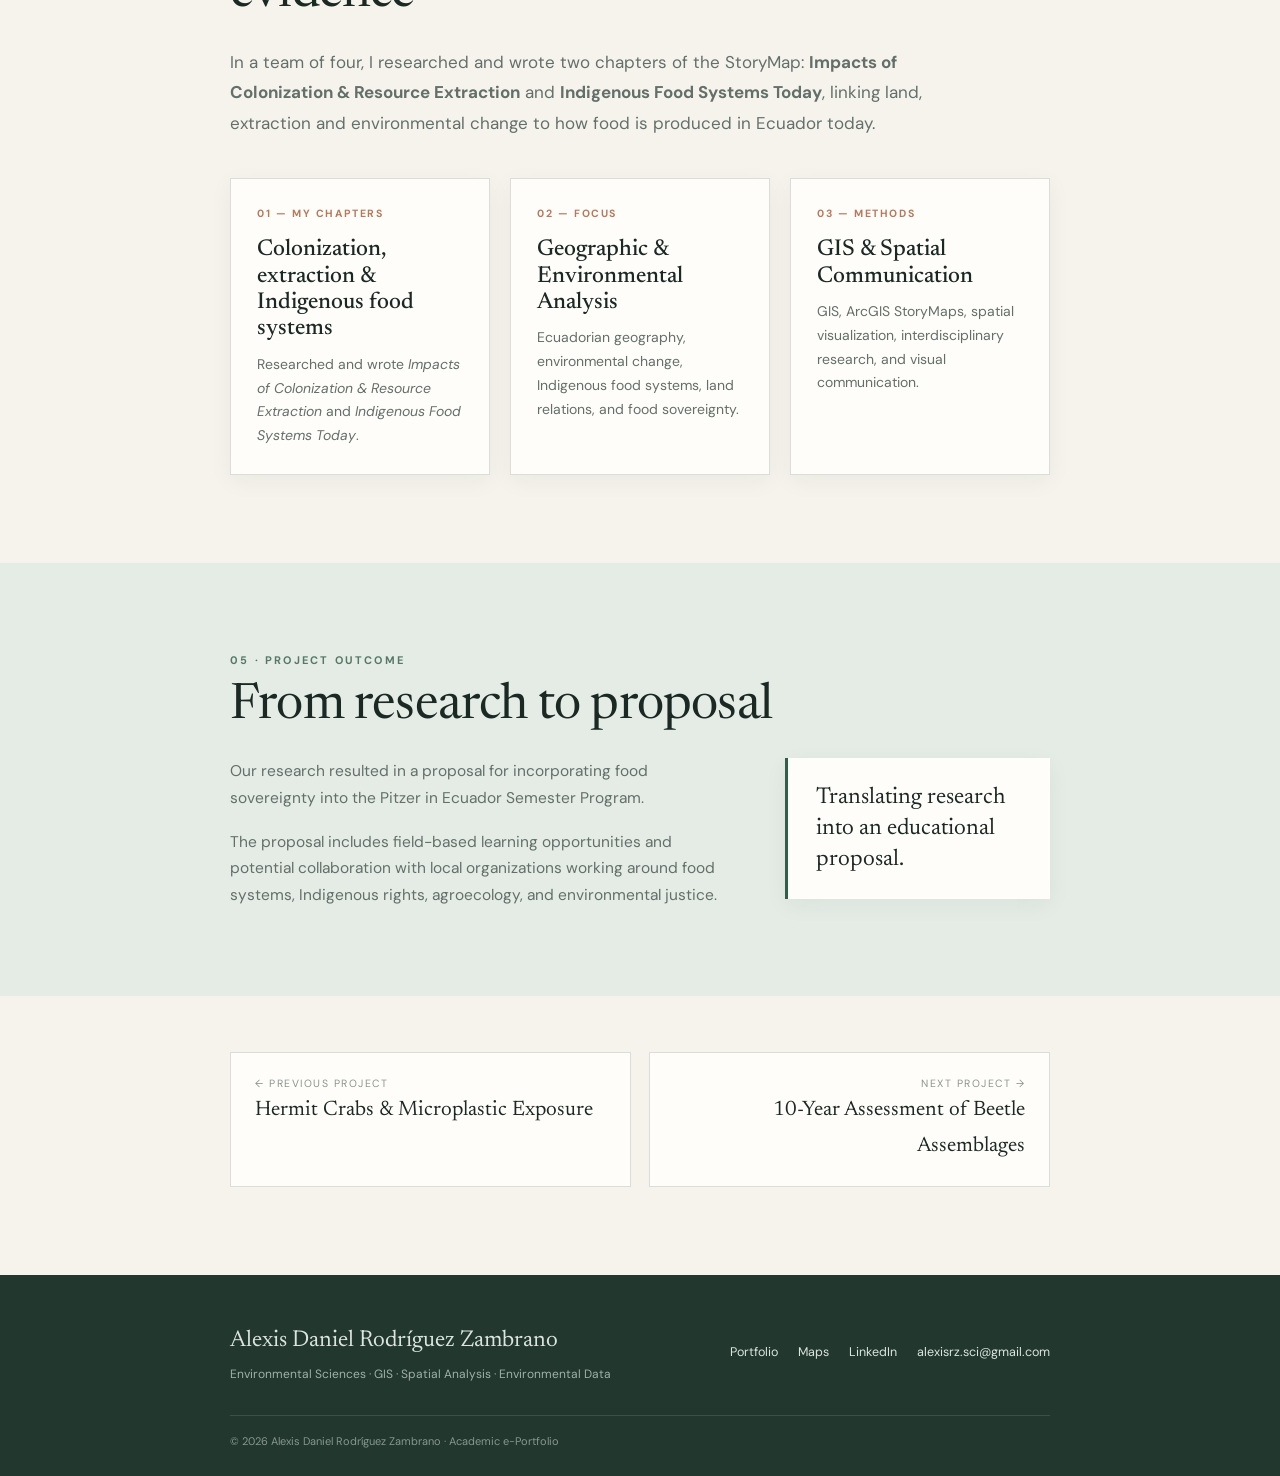
<file: ecuador.html>
<!DOCTYPE html>
<html lang="en">
<head>
    <meta charset="UTF-8">
    <meta name="viewport" content="width=device-width, initial-scale=1.0">
    <meta name="description" content="Food Sovereignty in Ecuador — Alexis Daniel Rodríguez Zambrano">
    <title>Food Sovereignty in Ecuador | Alexis Rodríguez</title>

    <link rel="icon" href="data:image/svg+xml,%3Csvg xmlns='http://www.w3.org/2000/svg' viewBox='0 0 32 32'%3E%3Crect width='32' height='32' rx='7' fill='%23315f4c'/%3E%3Cpath d='M6 21c4-6 8-6 10-3s6 3 10-3' fill='none' stroke='%23f0c5af' stroke-width='2.4' stroke-linecap='round'/%3E%3Cpath d='M6 13c4-6 8-6 10-3s6 3 10-3' fill='none' stroke='%23fffdfa' stroke-width='2.4' stroke-linecap='round' opacity='.75'/%3E%3C/svg%3E">
    <link rel="preconnect" href="https://fonts.googleapis.com">
    <link rel="preconnect" href="https://fonts.gstatic.com" crossorigin>
    <link href="https://fonts.googleapis.com/css2?family=DM+Sans:wght@400;500;600;700&family=Newsreader:ital,opsz,wght@0,6..72,400;0,6..72,500;1,6..72,400&display=swap" rel="stylesheet">
    <link rel="stylesheet" href="css/style.css?v=7">
</head>

<body data-page="project">

    <div data-render="topbar"></div>

    <!-- ================= HERO ================= -->
    <header class="p-hero" data-edit>
        <div class="wrap p-hero__grid">
            <div>
                <div class="eyebrow">Research Project · Ecuador · 2026</div>
                <h1>Food Sovereignty<br><em>in Ecuador</em></h1>
                <p class="p-hero__subtitle">
                    An interdisciplinary exploration of food, land, environmental change,
                    and Indigenous sovereignty.
                </p>
                <div class="tags">
                    <span class="tag">ArcGIS StoryMaps</span>
                    <span class="tag">GIS</span>
                    <span class="tag">Environmental Research</span>
                    <span class="tag">Spatial Visualization</span>
                </div>
            </div>
            <figure class="framed">
                <img src="assets/ecuador-food-sovereignty.png" alt="Terraced fields and villages in the Ecuadorian Andes">
                <figcaption><strong>Andean landscape</strong>Pitzer in Ecuador — Semester Program</figcaption>
            </figure>
        </div>
    </header>

    <main>

        <!-- ================= AT A GLANCE ================= -->
        <div class="wrap" data-edit>
            <dl class="glance">
                <div><dt>Question</dt><dd>How do land, environmental change and Indigenous food systems shape food sovereignty in Ecuador?</dd></div>
                <div><dt>My role</dt><dd><strong>Co-author</strong> (team of 4). I researched and wrote two chapters: <em>Impacts of Colonization &amp; Resource Extraction</em> and <em>Indigenous Food Systems Today</em></dd></div>
                <div><dt>Output</dt><dd>ArcGIS StoryMap + proposal for the Pitzer in Ecuador program</dd></div>
                <div><dt>Methods</dt><dd>Interdisciplinary research · GIS · spatial storytelling</dd></div>
                <div><dt>Team</dt><dd>Abril Dedominici · Claire Kotapish · Claire Wang · Alexis Rodríguez</dd></div>
            </dl>
        </div>

        <!-- ================= 04 STORYMAP (interactive) ================= -->
        <section class="section section--dark" id="storymap" style="padding-top:110px" data-index="StoryMap">
            <div class="wrap">
                <div class="section-head" data-edit>
                    <div>
                        <div class="label">01 · Interactive StoryMap</div>
                        <h2>Explore the project</h2>
                        <p class="lead">
                            Maps, historical research, environmental analysis, Indigenous food
                            systems, and our proposal for the Pitzer in Ecuador Semester Program.
                        </p>
                    </div>
                    <a class="link-arrow" style="color:#f0c5af" href="https://arcg.is/1KD9r83" target="_blank" rel="noopener noreferrer">Open the original StoryMap →</a>
                </div>
                <div class="embed">
                    <iframe src="https://storymaps.arcgis.com/stories/7a2fb06cdf8a4e32819a41753605356b"
                            title="Food Sovereignty in Ecuador — ArcGIS StoryMap"
                            loading="lazy" allowfullscreen allow="geolocation"></iframe>
                </div>
            </div>
        </section>

        <!-- ================= 01 ABOUT ================= -->
        <section class="section" id="about-project" data-index="The project">
            <div class="wrap" data-edit>
                <div class="label">02 · About the project</div>
                <h2>Food, land and sovereignty</h2>
                <div class="split">
                    <div class="prose">
                        <p>
                            This project examines food sovereignty in Ecuador through an
                            environmental, historical, social, and cultural lens.
                        </p>
                        <p>
                            It explores how colonial land systems, resource extraction,
                            environmental change, Indigenous food systems, and grassroots
                            organizing continue to shape Ecuador's relationship with food and land.
                        </p>
                    </div>
                    <dl class="facts">
                        <div><dt>Region</dt><dd>Andes &amp; coastal Ecuador</dd></div>
                        <div><dt>Lens</dt><dd>Environmental · historical · social · cultural</dd></div>
                        <div><dt>Program</dt><dd>Pitzer in Ecuador, Semester Program</dd></div>
                    </dl>
                </div>
            </div>
        </section>

        <!-- ================= 02 QUESTIONS ================= -->
        <section class="section section--tint" id="questions" data-index="Questions">
            <div class="wrap" data-edit>
                <div class="label">03 · Research questions</div>
                <h2>Questions we explored</h2>
                <div class="split">
                    <ol class="qlist">
                        <li data-n="01">How have colonial land systems shaped Ecuadorian food systems?</li>
                        <li data-n="02">How do environmental changes affect food sovereignty?</li>
                        <li data-n="03">How do Indigenous agricultural practices contribute to ecological resilience?</li>
                        <li data-n="04">How can food sovereignty be incorporated into the Pitzer in Ecuador program?</li>
                    </ol>
                    <dl class="facts">
                        <div><dt>Questions</dt><dd>4 guiding questions</dd></div>
                        <div><dt>Framing</dt><dd>Land, ecology, culture, curriculum</dd></div>
                        <div><dt>Approach</dt><dd>Interdisciplinary, field-informed</dd></div>
                    </dl>
                </div>
            </div>
        </section>

        <!-- ================= 03 CONTRIBUTION ================= -->
        <section class="section" id="contribution" data-index="My contribution">
            <div class="wrap" data-edit>
                <div class="label">04 · My contribution</div>
                <h2>Geography as a way of connecting evidence</h2>
                <p class="lead">
                    In a team of four, I researched and wrote two chapters of the StoryMap:
                    <strong>Impacts of Colonization &amp; Resource Extraction</strong> and
                    <strong>Indigenous Food Systems Today</strong>, linking land, extraction and
                    environmental change to how food is produced in Ecuador today.
                </p>
                <div class="grid-3 mt">
                    <div class="box">
                        <span class="num">01 — My chapters</span>
                        <h3>Colonization, extraction &amp; Indigenous food systems</h3>
                        <p>Researched and wrote <em>Impacts of Colonization &amp; Resource Extraction</em> and <em>Indigenous Food Systems Today</em>.</p>
                    </div>
                    <div class="box">
                        <span class="num">02 — Focus</span>
                        <h3>Geographic &amp; Environmental Analysis</h3>
                        <p>Ecuadorian geography, environmental change, Indigenous food systems, land relations, and food sovereignty.</p>
                    </div>
                    <div class="box">
                        <span class="num">03 — Methods</span>
                        <h3>GIS &amp; Spatial Communication</h3>
                        <p>GIS, ArcGIS StoryMaps, spatial visualization, interdisciplinary research, and visual communication.</p>
                    </div>
                </div>
            </div>
        </section>

        <!-- ================= 05 OUTCOME ================= -->
        <section class="section section--tint" id="outcome" data-index="Outcome">
            <div class="wrap" data-edit>
                <div class="label">05 · Project outcome</div>
                <h2>From research to proposal</h2>
                <div class="split">
                    <div class="prose">
                        <p>
                            Our research resulted in a proposal for incorporating food
                            sovereignty into the Pitzer in Ecuador Semester Program.
                        </p>
                        <p>
                            The proposal includes field-based learning opportunities and
                            potential collaboration with local organizations working around
                            food systems, Indigenous rights, agroecology, and environmental justice.
                        </p>
                    </div>
                    <div class="callout" style="margin-top:0">
                        <p>Translating research into an educational proposal.</p>
                    </div>
                </div>
            </div>
        </section>

        <!-- Previous / next project (from js/data.js) -->
        <div class="section" style="padding-top:56px">
            <div class="wrap" data-render="pager" data-current="ecuador"></div>
        </div>

    </main>

    <div data-render="footer"></div>

    <script src="js/data.js?v=7"></script>
    <script src="js/main.js?v=7"></script>
    <script src="js/editor.js?v=7"></script>
</body>
</html>
</file>
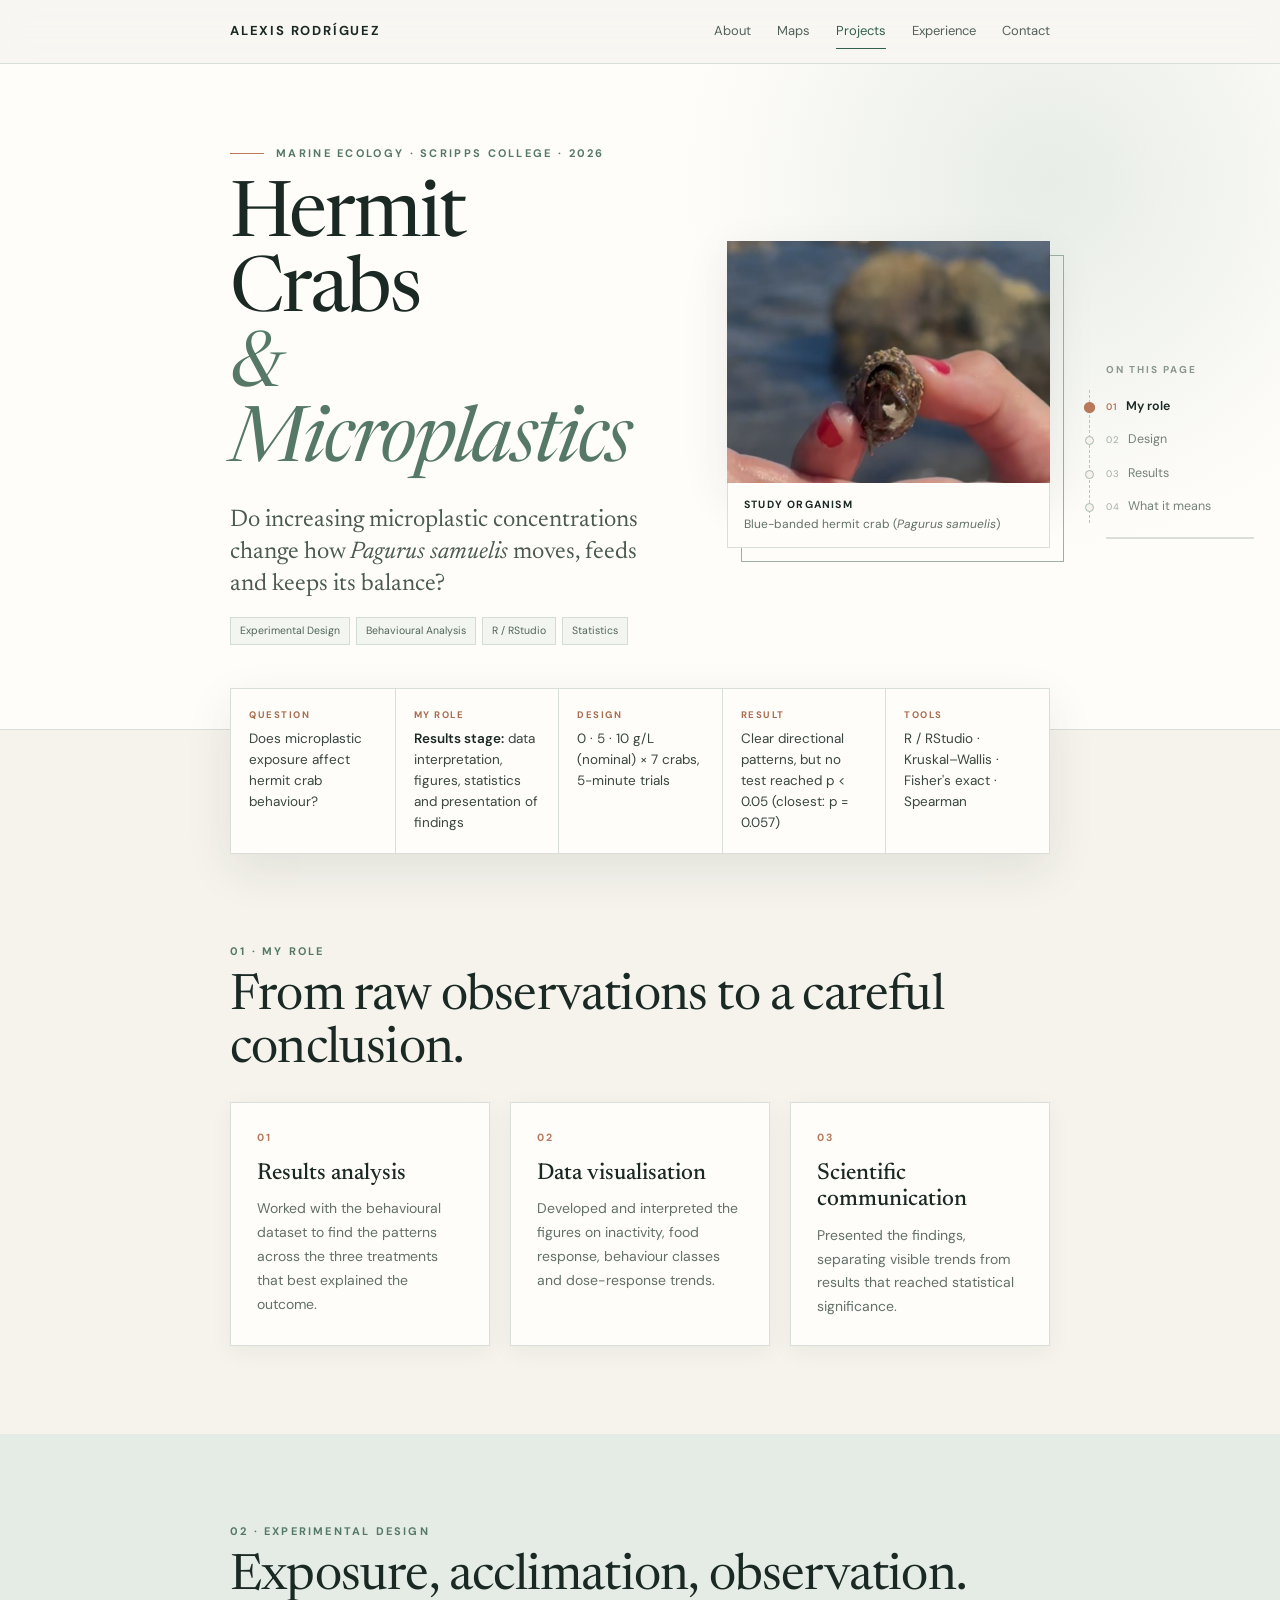
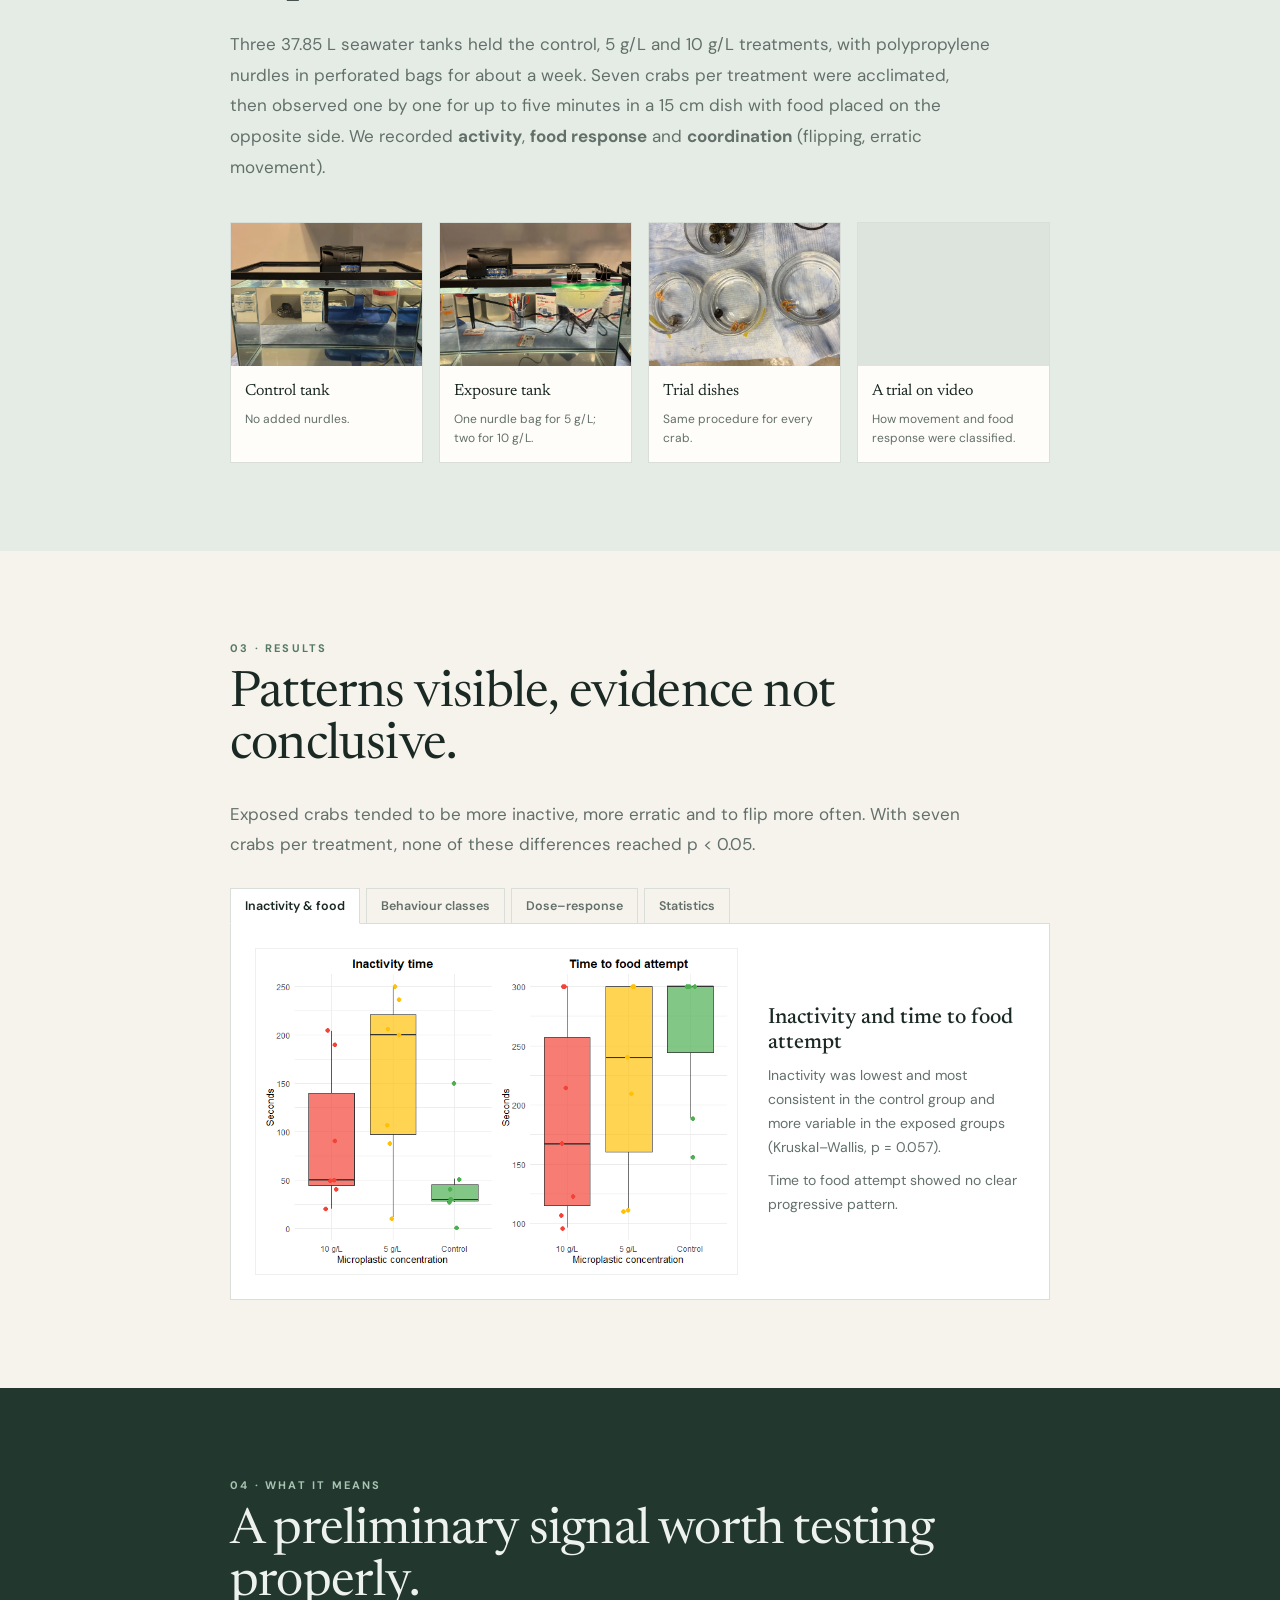
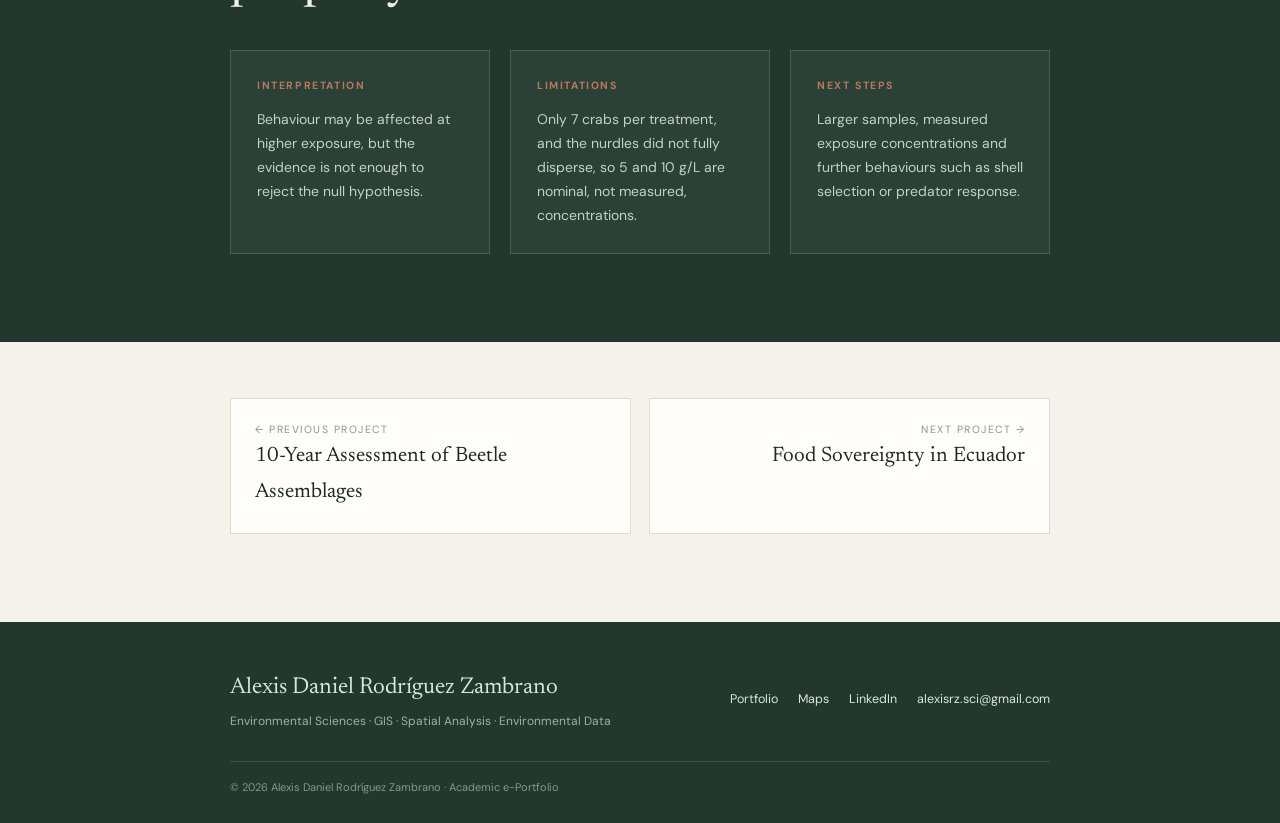
<file: hermit-crab.html>
<!DOCTYPE html>
<html lang="en">
<head>
    <meta charset="UTF-8">
    <meta name="viewport" content="width=device-width, initial-scale=1.0">
    <meta name="description" content="Marine ecology experiment on behavioural responses of Pagurus samuelis to nominal microplastic exposure — results, figures and statistical interpretation.">
    <title>Hermit Crabs &amp; Microplastics | Alexis Rodríguez</title>

    <link rel="icon" href="data:image/svg+xml,%3Csvg xmlns='http://www.w3.org/2000/svg' viewBox='0 0 32 32'%3E%3Crect width='32' height='32' rx='7' fill='%23315f4c'/%3E%3Cpath d='M6 21c4-6 8-6 10-3s6 3 10-3' fill='none' stroke='%23f0c5af' stroke-width='2.4' stroke-linecap='round'/%3E%3Cpath d='M6 13c4-6 8-6 10-3s6 3 10-3' fill='none' stroke='%23fffdfa' stroke-width='2.4' stroke-linecap='round' opacity='.75'/%3E%3C/svg%3E">
    <link rel="preconnect" href="https://fonts.googleapis.com">
    <link rel="preconnect" href="https://fonts.gstatic.com" crossorigin>
    <link href="https://fonts.googleapis.com/css2?family=DM+Sans:wght@400;500;600;700&family=Newsreader:ital,opsz,wght@0,6..72,400;0,6..72,500;1,6..72,400&display=swap" rel="stylesheet">
    <link rel="stylesheet" href="css/style.css?v=7">
</head>

<body data-page="project">

    <div data-render="topbar"></div>

    <!-- ================= HERO ================= -->
    <header class="p-hero" data-edit>
        <div class="wrap p-hero__grid">
            <div>
                <div class="eyebrow">Marine Ecology · Scripps College · 2026</div>
                <h1>Hermit Crabs<br><em>&amp; Microplastics</em></h1>
                <p class="p-hero__subtitle">
                    Do increasing microplastic concentrations change how
                    <em>Pagurus samuelis</em> moves, feeds and keeps its balance?
                </p>
                <div class="tags">
                    <span class="tag">Experimental Design</span>
                    <span class="tag">Behavioural Analysis</span>
                    <span class="tag">R / RStudio</span>
                    <span class="tag">Statistics</span>
                </div>
            </div>
            <figure class="framed">
                <img src="assets/hermit-crab-photo.jpeg" alt="Blue-banded hermit crab used in the marine ecology study">
                <figcaption><strong>Study organism</strong>Blue-banded hermit crab (<em>Pagurus samuelis</em>)</figcaption>
            </figure>
        </div>
    </header>

    <main>

        <!-- ================= AT A GLANCE ================= -->
        <div class="wrap" data-edit>
            <dl class="glance">
                <div><dt>Question</dt><dd>Does microplastic exposure affect hermit crab behaviour?</dd></div>
                <div><dt>My role</dt><dd><strong>Results stage:</strong> data interpretation, figures, statistics and presentation of findings</dd></div>
                <div><dt>Design</dt><dd>0 · 5 · 10 g/L (nominal) × 7 crabs, 5-minute trials</dd></div>
                <div><dt>Result</dt><dd>Clear directional patterns, but no test reached p &lt; 0.05 (closest: p = 0.057)</dd></div>
                <div><dt>Tools</dt><dd>R / RStudio · Kruskal–Wallis · Fisher's exact · Spearman</dd></div>
            </dl>
        </div>

        <!-- ================= 01 MY ROLE ================= -->
        <section class="section" id="role" data-index="My role">
            <div class="wrap" data-edit>
                <div class="label">01 · My role</div>
                <h2>From raw observations to a careful conclusion.</h2>
                <div class="grid-3">
                    <div class="box"><span class="num">01</span><h3>Results analysis</h3><p>Worked with the behavioural dataset to find the patterns across the three treatments that best explained the outcome.</p></div>
                    <div class="box"><span class="num">02</span><h3>Data visualisation</h3><p>Developed and interpreted the figures on inactivity, food response, behaviour classes and dose-response trends.</p></div>
                    <div class="box"><span class="num">03</span><h3>Scientific communication</h3><p>Presented the findings, separating visible trends from results that reached statistical significance.</p></div>
                </div>
            </div>
        </section>

        <!-- ================= 02 DESIGN ================= -->
        <section class="section section--tint" id="design" data-index="Design">
            <div class="wrap" data-edit>
                <div class="label">02 · Experimental design</div>
                <h2>Exposure, acclimation, observation.</h2>
                <p class="lead">
                    Three 37.85 L seawater tanks held the control, 5 g/L and 10 g/L treatments,
                    with polypropylene nurdles in perforated bags for about a week. Seven crabs per
                    treatment were acclimated, then observed one by one for up to five minutes in a
                    15 cm dish with food placed on the opposite side. We recorded
                    <strong>activity</strong>, <strong>food response</strong> and
                    <strong>coordination</strong> (flipping, erratic movement).
                </p>

                <div class="grid-4 mt">
                    <figure class="media">
                        <div class="media__frame"><img src="assets/tank-experiment.webp" alt="Control seawater tank"></div>
                        <figcaption class="media__caption"><strong>Control tank</strong><p>No added nurdles.</p></figcaption>
                    </figure>
                    <figure class="media">
                        <div class="media__frame"><img src="assets/tanks.webp" alt="Microplastic exposure treatment tank"></div>
                        <figcaption class="media__caption"><strong>Exposure tank</strong><p>One nurdle bag for 5 g/L; two for 10 g/L.</p></figcaption>
                    </figure>
                    <figure class="media">
                        <div class="media__frame"><img src="assets/trial-dishes.webp" alt="Behavioural trial dishes"></div>
                        <figcaption class="media__caption"><strong>Trial dishes</strong><p>Same procedure for every crab.</p></figcaption>
                    </figure>
                    <figure class="media">
                        <div class="media__frame"><iframe src="https://drive.google.com/file/d/12T3Zp8J0jHTw4dym-gjIENkSXNrbvlgd/preview" title="Behavioural observation video" allow="autoplay" allowfullscreen loading="lazy"></iframe></div>
                        <figcaption class="media__caption"><strong>A trial on video</strong><p>How movement and food response were classified.</p></figcaption>
                    </figure>
                </div>
            </div>
        </section>

        <!-- ================= 03 RESULTS (tabs) ================= -->
        <section class="section" id="results" data-index="Results">
            <div class="wrap" data-edit>
                <div class="label">03 · Results</div>
                <h2>Patterns visible, evidence not conclusive.</h2>
                <p class="lead" style="margin-bottom:28px">
                    Exposed crabs tended to be more inactive, more erratic and to flip more often.
                    With seven crabs per treatment, none of these differences reached p &lt; 0.05.
                </p>

                <div data-tabs>
                    <div class="tabs__nav" role="tablist">
                        <button>Inactivity &amp; food</button>
                        <button>Behaviour classes</button>
                        <button>Dose–response</button>
                        <button>Statistics</button>
                    </div>

                    <figure class="tabs__panel">
                        <img src="assets/figure-1-boxplots.png" alt="Boxplots showing inactivity time and time to food attempt">
                        <figcaption>
                            <h3>Inactivity and time to food attempt</h3>
                            <p>Inactivity was lowest and most consistent in the control group and more variable in the exposed groups (Kruskal–Wallis, p = 0.057).</p>
                            <p>Time to food attempt showed no clear progressive pattern.</p>
                        </figcaption>
                    </figure>

                    <figure class="tabs__panel">
                        <img src="assets/figure-2-behavior.png" alt="Behavioural patterns by microplastic concentration">
                        <figcaption>
                            <h3>Behaviour classes by treatment</h3>
                            <p>Calm or retreating responses dominated the control; behaviour was mixed at 5 g/L, and 5 of 7 crabs were classed as erratic at 10 g/L.</p>
                            <p>A descriptive pattern, not a significant effect.</p>
                        </figcaption>
                    </figure>

                    <figure class="tabs__panel">
                        <img src="assets/figure-3-spearman.png" alt="Spearman correlations between behaviour and microplastic concentration">
                        <figcaption>
                            <h3>Behaviour vs. concentration</h3>
                            <p>Spearman correlations across 0, 5 and 10 g/L were weak and non-significant. Time not moving and flipping both showed rho ≈ 0.26.</p>
                            <p>Weak directional trends, not a demonstrated dose–response.</p>
                        </figcaption>
                    </figure>

                    <figure class="tabs__panel">
                        <img src="assets/statistical-summary-table.png" alt="Statistical summary showing Kruskal-Wallis and Fisher's Exact Test results">
                        <figcaption>
                            <h3>Tests used</h3>
                            <p>Kruskal–Wallis for continuous variables (inactivity, time to food attempt) and Fisher's exact test for binary behaviours (feeding, contact with food, flipping), suited to the small sample.</p>
                        </figcaption>
                    </figure>
                </div>
            </div>
        </section>

        <!-- ================= 04 WHAT IT MEANS ================= -->
        <section class="section section--dark" id="meaning" data-index="What it means">
            <div class="wrap" data-edit>
                <div class="label">04 · What it means</div>
                <h2>A preliminary signal worth testing properly.</h2>
                <div class="grid-3 mt">
                    <div class="box">
                        <span class="num">Interpretation</span>
                        <p>Behaviour may be affected at higher exposure, but the evidence is not enough to reject the null hypothesis.</p>
                    </div>
                    <div class="box">
                        <span class="num">Limitations</span>
                        <p>Only 7 crabs per treatment, and the nurdles did not fully disperse, so 5 and 10 g/L are nominal, not measured, concentrations.</p>
                    </div>
                    <div class="box">
                        <span class="num">Next steps</span>
                        <p>Larger samples, measured exposure concentrations and further behaviours such as shell selection or predator response.</p>
                    </div>
                </div>
            </div>
        </section>

        <div class="section" style="padding-top:56px">
            <div class="wrap" data-render="pager" data-current="hermit-crab"></div>
        </div>

    </main>

    <div data-render="footer"></div>

    <script src="js/data.js?v=7"></script>
    <script src="js/main.js?v=7"></script>
    <script src="js/editor.js?v=7"></script>
</body>
</html>
</file>
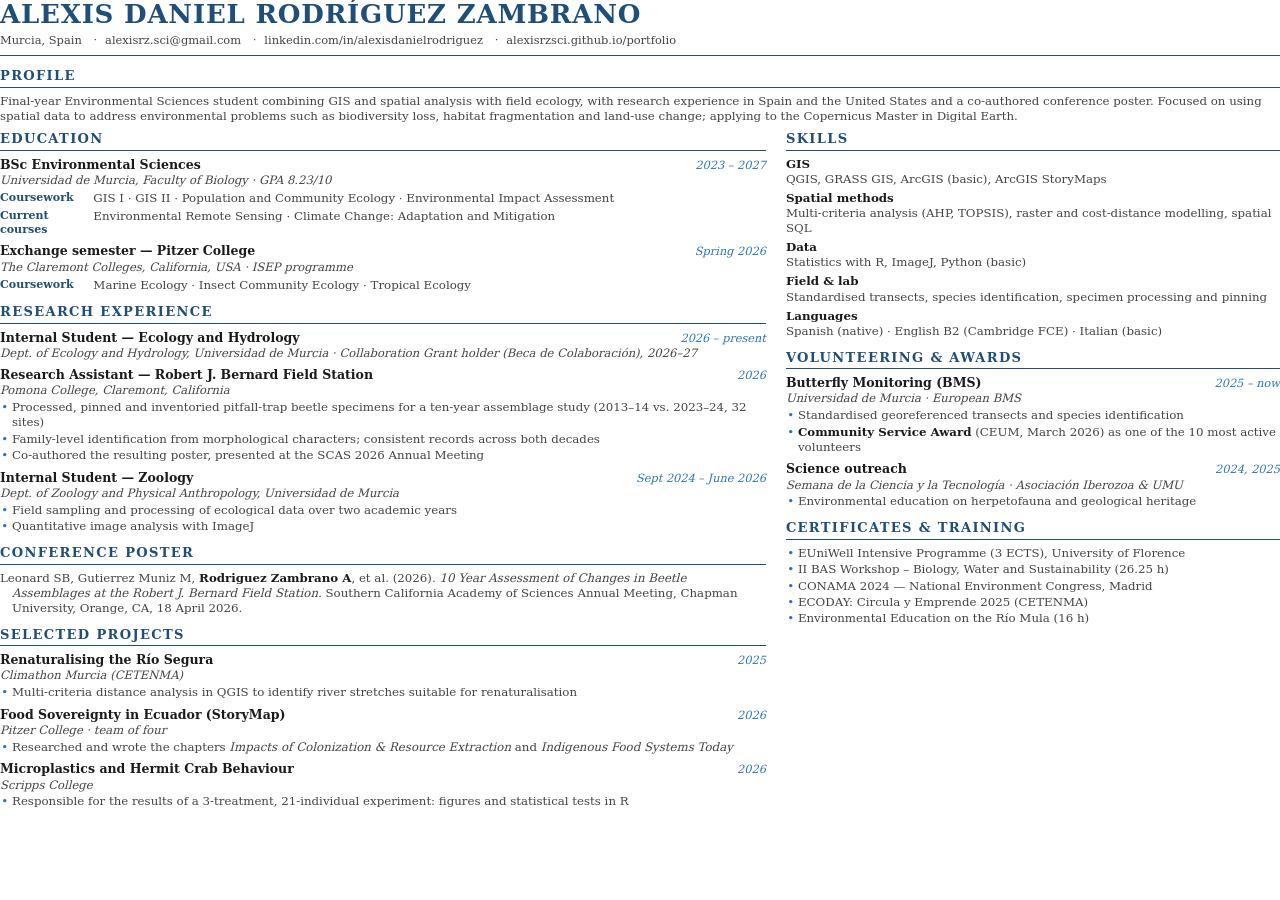
<file: cv/CV-Alexis-Rodriguez.html>
<!DOCTYPE html>
<!--
    CV SOURCE (English) — one A4 page.
    Edit the text here, then export it to assets/CV-Alexis-Rodriguez.pdf
    (see README → "Updating the CV").
-->
<html lang="en">
<head>
<meta charset="UTF-8">
<title>CV — Alexis Daniel Rodríguez Zambrano</title>
<style>
    @page { size: A4; margin: 11mm 13mm 10mm; }
    :root { --navy: #1f4e79; --ink: #1b1b1b; --muted: #444; --accent: #2e75b6; }
    * { box-sizing: border-box; margin: 0; padding: 0; }
    body {
        font-family: "DejaVu Serif", Georgia, "Times New Roman", serif;
        font-size: 8.85pt; line-height: 1.28; color: var(--muted);
        -webkit-print-color-adjust: exact; print-color-adjust: exact;
    }
    header { border-bottom: 1.3pt solid var(--navy); padding-bottom: 6pt; margin-bottom: 9pt; }
    h1 { font-size: 19.5pt; letter-spacing: .6pt; color: var(--navy); font-weight: 700; line-height: 1.1; }
    .contact { margin-top: 3pt; font-size: 8.6pt; }
    .contact span + span::before { content: "·"; margin: 0 6pt; }
    h2 {
        font-size: 9.8pt; letter-spacing: 1pt; text-transform: uppercase; color: var(--navy);
        border-bottom: .7pt solid var(--navy); padding-bottom: 1.5pt; margin: 8pt 0 4.5pt;
    }
    section:first-child h2 { margin-top: 0; }
    .profile { margin-bottom: 5pt; }
    .cols { display: grid; grid-template-columns: 1.55fr 1fr; gap: 15pt; }
    .item { margin-bottom: 5pt; break-inside: avoid; }
    .head { display: flex; justify-content: space-between; align-items: baseline; gap: 8pt; }
    .item h3 { font-size: 9.4pt; color: var(--ink); font-weight: 700; }
    .date { color: var(--accent); font-style: italic; font-size: 8.5pt; white-space: nowrap; flex-shrink: 0; }
    .where { font-style: italic; font-size: 8.7pt; }
    ul { list-style: none; margin-top: 1.5pt; }
    li { position: relative; padding-left: 9pt; margin-bottom: 1pt; }
    li::before { content: "•"; position: absolute; left: 1pt; color: var(--accent); }
    strong { color: var(--ink); }
    em { font-style: italic; }
    .courses { display: grid; grid-template-columns: 64pt 1fr; gap: 1.5pt 6pt; margin-top: 3pt; }
    .courses dt { color: var(--navy); font-weight: 700; font-size: 8.3pt; }
    .courses dd { margin: 0; }
    .pub { padding-left: 9pt; text-indent: -9pt; }
    .skills dt { color: var(--ink); font-weight: 700; font-size: 8.9pt; margin-top: 3pt; }
    .skills dd { margin-bottom: 1pt; }
    a { color: inherit; text-decoration: none; }
</style>
</head>
<body>

<header>
    <h1>ALEXIS DANIEL RODRÍGUEZ ZAMBRANO</h1>
    <p class="contact">
        <span>Murcia, Spain</span>
        <span><a href="mailto:alexisrz.sci@gmail.com">alexisrz.sci@gmail.com</a></span>
        <span><a href="https://www.linkedin.com/in/alexisdanielrodriguez">linkedin.com/in/alexisdanielrodriguez</a></span>
        <span><a href="https://alexisrzsci.github.io/portfolio/">alexisrzsci.github.io/portfolio</a></span>
    </p>
</header>

<section>
    <h2>Profile</h2>
    <p class="profile">
        Final-year Environmental Sciences student combining GIS and spatial analysis with field ecology,
        with research experience in Spain and the United States and a co-authored conference poster.
        Focused on using spatial data to address environmental problems such as biodiversity loss,
        habitat fragmentation and land-use change; applying to the Copernicus Master in Digital Earth.
    </p>
</section>

<div class="cols">

    <!-- ===================== MAIN COLUMN ===================== -->
    <div>
        <section>
            <h2>Education</h2>
            <div class="item">
                <div class="head"><h3>BSc Environmental Sciences</h3> <span class="date">2023 – 2027</span></div>
                <p class="where">Universidad de Murcia, Faculty of Biology · GPA 8.23/10</p>
                <dl class="courses">
                    <dt>Coursework</dt><dd>GIS I · GIS II · Population and Community Ecology · Environmental Impact Assessment</dd>
                    <dt>Current courses</dt><dd>Environmental Remote Sensing · Climate Change: Adaptation and Mitigation</dd>
                </dl>
            </div>
            <div class="item">
                <div class="head"><h3>Exchange semester — Pitzer College</h3> <span class="date">Spring 2026</span></div>
                <p class="where">The Claremont Colleges, California, USA · ISEP programme</p>
                <dl class="courses">
                    <dt>Coursework</dt><dd>Marine Ecology · Insect Community Ecology · Tropical Ecology</dd>
                </dl>
            </div>
        </section>

        <section>
            <h2>Research experience</h2>
            <div class="item">
                <div class="head"><h3>Internal Student — Ecology and Hydrology</h3> <span class="date">2026 – present</span></div>
                <p class="where">Dept. of Ecology and Hydrology, Universidad de Murcia · Collaboration Grant holder (Beca de Colaboración), 2026–27</p>
            </div>
            <div class="item">
                <div class="head"><h3>Research Assistant — Robert J. Bernard Field Station</h3> <span class="date">2026</span></div>
                <p class="where">Pomona College, Claremont, California</p>
                <ul>
                    <li>Processed, pinned and inventoried pitfall-trap beetle specimens for a ten-year assemblage study (2013–14 vs. 2023–24, 32 sites)</li>
                    <li>Family-level identification from morphological characters; consistent records across both decades</li>
                    <li>Co-authored the resulting poster, presented at the SCAS 2026 Annual Meeting</li>
                </ul>
            </div>
            <div class="item">
                <div class="head"><h3>Internal Student — Zoology</h3> <span class="date">Sept 2024 – June 2026</span></div>
                <p class="where">Dept. of Zoology and Physical Anthropology, Universidad de Murcia</p>
                <ul>
                    <li>Field sampling and processing of ecological data over two academic years</li>
                    <li>Quantitative image analysis with ImageJ</li>
                </ul>
            </div>
        </section>

        <section>
            <h2>Conference poster</h2>
            <p class="pub">
                Leonard SB, Gutierrez Muniz M, <strong>Rodriguez Zambrano A</strong>, et al. (2026).
                <em>10 Year Assessment of Changes in Beetle Assemblages at the Robert J. Bernard Field Station.</em>
                Southern California Academy of Sciences Annual Meeting, Chapman University, Orange, CA, 18 April 2026.
            </p>
        </section>

        <section>
            <h2>Selected projects</h2>
            <div class="item">
                <div class="head"><h3>Renaturalising the Río Segura</h3> <span class="date">2025</span></div>
                <p class="where">Climathon Murcia (CETENMA)</p>
                <ul><li>Multi-criteria distance analysis in QGIS to identify river stretches suitable for renaturalisation</li></ul>
            </div>
            <div class="item">
                <div class="head"><h3>Food Sovereignty in Ecuador (StoryMap)</h3> <span class="date">2026</span></div>
                <p class="where">Pitzer College · team of four</p>
                <ul><li>Researched and wrote the chapters <em>Impacts of Colonization &amp; Resource Extraction</em> and <em>Indigenous Food Systems Today</em></li></ul>
            </div>
            <div class="item">
                <div class="head"><h3>Microplastics and Hermit Crab Behaviour</h3> <span class="date">2026</span></div>
                <p class="where">Scripps College</p>
                <ul><li>Responsible for the results of a 3-treatment, 21-individual experiment: figures and statistical tests in R</li></ul>
            </div>
        </section>
    </div>

    <!-- ===================== SIDE COLUMN ===================== -->
    <div>
        <section>
            <h2>Skills</h2>
            <dl class="skills">
                <dt>GIS</dt>
                <dd>QGIS, GRASS GIS, ArcGIS (basic), ArcGIS StoryMaps</dd>
                <dt>Spatial methods</dt>
                <dd>Multi-criteria analysis (AHP, TOPSIS), raster and cost-distance modelling, spatial SQL</dd>
                <dt>Data</dt>
                <dd>Statistics with R, ImageJ, Python (basic)</dd>
                <dt>Field &amp; lab</dt>
                <dd>Standardised transects, species identification, specimen processing and pinning</dd>
                <dt>Languages</dt>
                <dd>Spanish (native) · English B2 (Cambridge FCE) · Italian (basic)</dd>
            </dl>
        </section>

        <section>
            <h2>Volunteering &amp; awards</h2>
            <div class="item">
                <div class="head"><h3>Butterfly Monitoring (BMS)</h3> <span class="date">2025 – now</span></div>
                <p class="where">Universidad de Murcia · European BMS</p>
                <ul>
                    <li>Standardised georeferenced transects and species identification</li>
                    <li><strong>Community Service Award</strong> (CEUM, March 2026) as one of the 10 most active volunteers</li>
                </ul>
            </div>
            <div class="item">
                <div class="head"><h3>Science outreach</h3> <span class="date">2024, 2025</span></div>
                <p class="where">Semana de la Ciencia y la Tecnología · Asociación Iberozoa &amp; UMU</p>
                <ul><li>Environmental education on herpetofauna and geological heritage</li></ul>
            </div>
        </section>

        <section>
            <h2>Certificates &amp; training</h2>
            <ul>
                <li>EUniWell Intensive Programme (3 ECTS), University of Florence</li>
                <li>II BAS Workshop – Biology, Water and Sustainability (26.25 h)</li>
                <li>CONAMA 2024 — National Environment Congress, Madrid</li>
                <li>ECODAY: Circula y Emprende 2025 (CETENMA)</li>
                <li>Environmental Education on the Río Mula (16 h)</li>
            </ul>
        </section>
    </div>

</div>
</body>
</html>
</file>
<file: css/style.css>
/* =========================================================
   ALEXIS RODRÍGUEZ — PORTFOLIO
   One stylesheet for every page.

   1. Tokens          7. Cards (projects / maps)
   2. Base            8. Project-page components
   3. Layout          9. Interactive maps
   4. Top bar        10. Lightbox
   5. Side index     11. Editor
   6. Home (About)   12. Responsive
========================================================= */


/* ---------- 1. TOKENS ---------- */

:root {
    --paper: #f5f3ec;
    --paper-light: #fffdfa;
    --sage: #e5ece6;
    --sage-deep: #dbe5dd;
    --ink: #1b2924;
    --ink-soft: #394640;
    --muted: #63706a;
    --green: #315f4c;
    --green-light: #557966;
    --green-deep: #22382f;
    --warm: #b8795b;
    --line: #d9ded8;

    --serif: "Newsreader", Georgia, serif;
    --sans: "DM Sans", "Segoe UI", Arial, sans-serif;

    --shadow: 0 16px 45px rgba(28, 45, 37, .09);
    --shadow-sm: 0 6px 22px rgba(28, 45, 37, .05);

    --topbar-h: 64px;
    --rail-w: 170px;
    --content-w: 1060px;
}


/* ---------- 2. BASE ---------- */

*, *::before, *::after { box-sizing: border-box; margin: 0; padding: 0; }

html { scroll-behavior: smooth; }

body {
    font-family: var(--sans);
    background: var(--paper);
    color: var(--ink);
    line-height: 1.7;
    -webkit-font-smoothing: antialiased;
}

img { max-width: 100%; display: block; }
a { color: inherit; }
::selection { background: #c8d8cb; }

/* Anything with an id stops BELOW the sticky top bar,
   so headings are never hidden after clicking a link. */
[id] { scroll-margin-top: calc(var(--topbar-h) + 24px); }

.eyebrow {
    display: flex; align-items: center; gap: 12px;
    margin-bottom: 18px;
    color: var(--green-light);
    font-size: 11px; font-weight: 700;
    letter-spacing: 2.3px; text-transform: uppercase;
}
.eyebrow::before { content: ""; width: 34px; height: 1px; background: var(--warm); }

.label {
    color: var(--green-light);
    font-size: 11px; font-weight: 700;
    letter-spacing: 2.2px; text-transform: uppercase;
    margin-bottom: 10px;
}

.num {
    color: var(--warm);
    font-size: 10.5px; font-weight: 700;
    letter-spacing: 1.6px; text-transform: uppercase;
}

h1, .display {
    font-family: var(--serif);
    font-weight: 400;
    font-size: clamp(44px, 6vw, 80px);
    line-height: .98;
    letter-spacing: -2px;
}
h1 em { color: var(--green-light); }

h2, .title {
    font-family: var(--serif);
    font-weight: 400;
    font-size: clamp(32px, 4vw, 50px);
    line-height: 1.05;
    letter-spacing: -.8px;
    margin-bottom: 26px;
}

h3 { font-family: var(--serif); font-weight: 500; line-height: 1.15; }

.lead { max-width: 760px; color: var(--muted); font-size: 17px; line-height: 1.8; }
.prose p { color: var(--muted); font-size: 15.5px; margin-bottom: 18px; }
.prose p:last-child { margin-bottom: 0; }

.btn {
    display: inline-flex; align-items: center; gap: 8px;
    padding: 11px 18px;
    background: var(--green); color: #fff;
    font-size: 12.5px; font-weight: 700; text-decoration: none;
    border: 1px solid var(--green);
    transition: background .2s, transform .2s;
}
.btn:hover { background: #244a3a; transform: translateY(-2px); }
.btn--ghost { background: transparent; color: var(--green); }
.btn--ghost:hover { background: var(--sage); }

.link-arrow {
    color: var(--green); font-size: 12.5px; font-weight: 700; text-decoration: none;
}
.link-arrow:hover { text-decoration: underline; }

.tags { display: flex; flex-wrap: wrap; gap: 6px; margin-top: 16px; }
.tag {
    padding: 4px 9px;
    border: 1px solid #d3dcd5; background: #f2f5f0;
    color: #52645b; font-size: 10.5px;
}


/* ---------- 3. LAYOUT ---------- */

/* .wrap = centred content column. On wide screens it leaves
   room on the right for the fixed side index. */
.wrap {
    width: 100%;
    max-width: calc(var(--content-w) + 48px);
    margin: 0 auto;
    padding: 0 24px;
}

.section { padding: 88px 0; }
.section--tint { background: var(--sage); }
.section--light { background: var(--paper-light); }
.section--dark { background: var(--green-deep); color: #eef2ee; }
.section--dark .label { color: #a8c3b3; }
.section--dark .lead, .section--dark .prose p { color: #c5d0ca; }

.section-head {
    display: flex; justify-content: space-between; align-items: flex-end;
    gap: 24px; flex-wrap: wrap; margin-bottom: 34px;
}
.section-head h2 { margin-bottom: 10px; }

.grid-2 { display: grid; grid-template-columns: repeat(2, minmax(0, 1fr)); gap: 22px; }
.grid-3 { display: grid; grid-template-columns: repeat(3, minmax(0, 1fr)); gap: 20px; }
.split { display: grid; grid-template-columns: minmax(0, 1.4fr) minmax(240px, .75fr); gap: 60px; align-items: start; }

.mt { margin-top: 40px; }


/* ---------- 4. TOP BAR ---------- */

/* The placeholder div is what sticks (a sticky element only
   sticks inside its parent, so it must be the outer box). */
[data-render="topbar"] { position: sticky; top: 0; z-index: 900; }

.topbar {
    height: var(--topbar-h);
    background: rgba(248, 247, 242, .92);
    backdrop-filter: blur(14px);
    border-bottom: 1px solid var(--line);
}
.topbar .wrap {
    height: 100%;
    display: flex; align-items: center; justify-content: space-between; gap: 20px;
}
.brand {
    font-size: 13px; font-weight: 700; letter-spacing: 1.8px;
    text-decoration: none; white-space: nowrap;
}
.topnav { display: flex; align-items: center; gap: 26px; }
.topnav a {
    position: relative;
    font-size: 13px; color: #53605a; text-decoration: none; white-space: nowrap;
}
.topnav a::after {
    content: ""; position: absolute; left: 0; bottom: -6px;
    width: 0; height: 1px; background: var(--green); transition: width .25s;
}
.topnav a:hover, .topnav a.is-current { color: var(--green); }
.topnav a:hover::after, .topnav a.is-current::after { width: 100%; }

.menu-btn {
    display: none;
    border: 1px solid var(--line); background: var(--paper-light);
    padding: 7px 12px; font: 600 12px var(--sans); color: var(--ink);
    cursor: pointer;
}

/* Mobile drop-down (built from the same data as the desktop nav) */
.menu-panel {
    display: none;
    position: fixed; top: var(--topbar-h); left: 0; right: 0; z-index: 899;
    background: var(--paper-light);
    border-bottom: 1px solid var(--line);
    box-shadow: var(--shadow);
    padding: 18px 24px 24px;
    max-height: calc(100vh - var(--topbar-h)); overflow-y: auto;
}
.menu-panel.is-open { display: block; }
.menu-panel .label { margin: 10px 0 6px; }
.menu-panel a {
    display: block; padding: 9px 0;
    border-bottom: 1px solid var(--line);
    text-decoration: none; font-size: 15px;
}


/* ---------- 5. SIDE INDEX (a "route" with stops) ---------- */

.side-index {
    position: fixed; z-index: 800;
    right: 26px; top: 50%; transform: translateY(-50%);
    width: var(--rail-w);
    display: none;               /* shown on wide screens, see §12 */
}
.side-index__title {
    font-size: 10px; font-weight: 700; letter-spacing: 2px;
    text-transform: uppercase; color: #8a958f;
    margin-bottom: 12px; padding-left: 22px;
}
.side-index ol {
    list-style: none; position: relative;
    border-left: 1px dashed #b8c4bb;      /* the route */
    margin-left: 5px;
}
.side-index li { position: relative; }
.side-index a {
    display: flex; gap: 8px; align-items: baseline;
    padding: 6px 0 6px 16px;
    font-size: 12.5px; color: #75817b; text-decoration: none;
    transition: color .2s;
}
.side-index a span { font-size: 9.5px; letter-spacing: 1px; color: #a3ada7; }
.side-index a::before {                    /* the stop */
    content: ""; position: absolute; left: -5px; top: 13px;
    width: 9px; height: 9px; border-radius: 50%;
    background: var(--paper); border: 1px solid #a9b7ad;
    transition: background .2s, border-color .2s, transform .2s;
}
.side-index a:hover { color: var(--green); }
.side-index a.is-active { color: var(--ink); font-weight: 600; }
.side-index a.is-active span { color: var(--warm); }
.side-index a.is-active::before {
    background: var(--warm); border-color: var(--warm); transform: scale(1.25);
}
.side-index__progress {
    margin: 14px 0 0 22px; height: 2px; background: var(--line); position: relative;
}
.side-index__progress i {
    position: absolute; inset: 0 auto 0 0; width: 0; background: var(--green);
}


/* ---------- 6. HOME — ABOUT FIRST ---------- */

.about-hero {
    background:
        radial-gradient(circle at 85% 15%, rgba(177, 199, 185, .3), transparent 32%),
        var(--paper-light);
    padding: 80px 0 90px;
    border-bottom: 1px solid var(--line);
}
.about-grid {
    display: grid;
    grid-template-columns: minmax(220px, 330px) minmax(0, 1fr);
    gap: 64px; align-items: start;
}
/* The offset frame belongs to the photo only, so the caption
   below never crosses its lines. */
.portrait__frame { position: relative; }
.portrait__frame::before {
    content: ""; position: absolute; inset: 14px -14px -14px 14px;
    border: 1px solid #9db0a3;
}
.portrait img {
    position: relative; width: 100%; aspect-ratio: 4 / 5;
    object-fit: cover; filter: saturate(.9); box-shadow: var(--shadow);
}
.portrait figcaption {
    margin-top: 34px;
    font-size: 11px; color: #7c8882; letter-spacing: .4px;
}

.about-hi {
    font-family: var(--serif); font-size: clamp(42px, 5vw, 66px);
    line-height: 1; letter-spacing: -1.5px; font-weight: 400;
    margin-bottom: 22px;
}
.about-statement {
    font-family: var(--serif); font-size: clamp(21px, 2.1vw, 27px);
    line-height: 1.35; color: var(--ink-soft); margin-bottom: 26px;
}
.about-statement strong { font-weight: 600; color: var(--green); }

/* "Incoming" positions */
.upcoming { list-style: none; margin: 6px 0 4px; display: grid; gap: 10px; }
.upcoming li { display: flex; gap: 12px; align-items: baseline; font-size: 14.5px; color: var(--ink-soft); }
.upcoming li strong { font-weight: 600; color: var(--ink); }
.pill {
    flex-shrink: 0; min-width: 84px; text-align: center;
    padding: 2px 8px; border: 1px solid var(--warm); color: var(--warm);
    font-size: 9.5px; font-weight: 700; letter-spacing: 1.2px; text-transform: uppercase;
}
.about-body p { color: var(--muted); font-size: 16px; margin-bottom: 16px; max-width: 680px; }

.quick-facts {
    display: grid; grid-template-columns: repeat(3, minmax(0, 1fr));
    border-top: 1px solid var(--line); border-bottom: 1px solid var(--line);
    margin: 30px 0 28px;
}
.quick-facts > div { padding: 16px 16px 16px 0; }
.quick-facts > div + div { padding-left: 16px; border-left: 1px solid var(--line); }
.quick-facts dt {
    font-size: 9.5px; font-weight: 700; letter-spacing: 1.5px;
    text-transform: uppercase; color: #a86c50; margin-bottom: 4px;
}
.quick-facts dd { font-size: 13px; color: var(--ink-soft); line-height: 1.5; }

.about-actions { display: flex; flex-wrap: wrap; gap: 10px; align-items: center; }

.contact-strip {
    display: flex; flex-wrap: wrap; gap: 26px; margin-top: 26px;
    font-size: 13px;
}
.contact-strip a { color: var(--muted); text-decoration: none; border-bottom: 1px solid var(--line); }
.contact-strip a:hover { color: var(--green); border-color: var(--green); }

/* Filter chips above the project grid */
.filters { display: flex; flex-wrap: wrap; gap: 8px; }
.chip {
    padding: 6px 13px; border: 1px solid var(--line); background: transparent;
    font: 500 12px var(--sans); color: var(--muted); cursor: pointer;
}
.chip:hover { border-color: var(--green-light); color: var(--green); }
.chip.is-on { background: var(--green); border-color: var(--green); color: #fff; }

/* Contact block */
.contact-grid { display: grid; grid-template-columns: repeat(3, minmax(0, 1fr)); gap: 18px; }
.contact-card {
    position: relative; padding: 24px; background: var(--paper-light);
    border: 1px solid var(--line); transition: transform .2s, box-shadow .2s;
}
.contact-card:hover { transform: translateY(-3px); box-shadow: var(--shadow-sm); }
.contact-card .num { display: block; margin-bottom: 8px; }
.contact-card a { font-size: 14px; text-decoration: none; word-break: break-word; }
.contact-card a::after { content: ""; position: absolute; inset: 0; }


/* ---------- 7. CARDS ---------- */

/* The WHOLE card is clickable: the title link stretches over
   the card with ::after. Only one <a> per card = no clicks
   landing on the wrong page. */
.card {
    position: relative;
    display: flex; flex-direction: column;
    background: var(--paper-light);
    border: 1px solid var(--line);
    box-shadow: var(--shadow-sm);
    overflow: hidden;
    transition: transform .25s, box-shadow .25s;
}
.card:hover, .card:focus-within { transform: translateY(-4px); box-shadow: var(--shadow); }
.card__media { aspect-ratio: 16 / 10; overflow: hidden; background: #dce6df; }
.card__media img { width: 100%; height: 100%; object-fit: cover; transition: transform .5s; }
.card:hover .card__media img { transform: scale(1.04); }
.card__body { padding: 18px 20px 20px; display: flex; flex-direction: column; flex: 1; }
.card__meta { font-size: 9.5px; letter-spacing: 1.4px; text-transform: uppercase; color: #7a867f; margin-bottom: 7px; }
.card h3 { font-size: 21px; margin-bottom: 8px; }
.card p { font-size: 13.5px; color: var(--muted); line-height: 1.6; }
.card__link { text-decoration: none; }
.card__link::after { content: ""; position: absolute; inset: 0; z-index: 1; }
.card__link:focus-visible { outline: none; }
.card:focus-within { outline: 2px solid var(--green); outline-offset: 2px; }
.card__more { margin-top: auto; padding-top: 14px; color: var(--green); font-size: 12px; font-weight: 700; }
.card .tags { margin-top: 12px; }
.card.is-hidden { display: none; }

.badge {
    position: absolute; top: 10px; left: 10px; z-index: 2;
    padding: 3px 8px; background: rgba(255, 253, 250, .92);
    font-size: 9.5px; font-weight: 700; letter-spacing: 1px; text-transform: uppercase;
    color: var(--green);
}

/* Map carousel on the home page */
.carousel { display: flex; align-items: center; gap: 12px; }
.carousel__track {
    display: flex; gap: 18px; overflow-x: auto;
    scroll-snap-type: x mandatory; scroll-behavior: smooth;
    padding: 4px 4px 16px; scrollbar-width: none; flex: 1;
}
.carousel__track::-webkit-scrollbar { display: none; }
.carousel__track .card { flex: 0 0 270px; scroll-snap-align: start; }
.carousel__track .card__media { aspect-ratio: 4 / 3; background: #10151a; }
.carousel__btn {
    flex-shrink: 0; width: 38px; height: 38px;
    border: 1px solid #c4d1c7; background: rgba(255, 255, 255, .7);
    color: var(--green); font-size: 15px; cursor: pointer;
}
.carousel__btn:hover { background: #fff; }


/* ---------- 8. PROJECT-PAGE COMPONENTS ---------- */

.p-hero {
    background:
        radial-gradient(circle at 82% 18%, rgba(177, 199, 185, .3), transparent 31%),
        var(--paper-light);
    padding: 80px 0 84px;
    border-bottom: 1px solid var(--line);
}
.p-hero__grid { display: grid; grid-template-columns: minmax(0, 1.15fr) minmax(260px, .85fr); gap: 60px; align-items: center; }
.p-hero__subtitle { font-family: var(--serif); font-size: clamp(19px, 2vw, 24px); line-height: 1.35; color: #4a5a52; margin: 22px 0 16px; max-width: 640px; }
.p-hero__intro { color: var(--muted); max-width: 640px; }

.framed { position: relative; }
.framed::before { content: ""; position: absolute; inset: 14px -14px -14px 14px; border: 1px solid #9db0a3; }
.framed img { position: relative; width: 100%; aspect-ratio: 4 / 3; object-fit: cover; box-shadow: var(--shadow); }
.framed figcaption {
    position: relative; padding: 13px 16px;
    background: var(--paper-light); border: 1px solid var(--line); border-top: 0;
    font-size: 12px; color: var(--muted);
}
.framed figcaption strong { display: block; font-size: 10.5px; letter-spacing: 1.2px; text-transform: uppercase; color: var(--ink); }

/* Facts — vertical list (sidebar) */
.facts { border-top: 1px solid var(--line); }
.facts > div { padding: 14px 0; border-bottom: 1px solid var(--line); }
.facts dt { font-size: 9.5px; font-weight: 700; letter-spacing: 1.5px; text-transform: uppercase; color: #a86c50; margin-bottom: 3px; }
.facts dd { font-size: 14px; color: var(--ink-soft); line-height: 1.5; }

/* Facts — horizontal strip */
.facts--row { display: grid; grid-template-columns: repeat(auto-fit, minmax(160px, 1fr)); border-bottom: 1px solid var(--line); }
.facts--row > div { border-bottom: 0; padding: 18px 18px 18px 0; }
.facts--row > div + div { padding-left: 18px; border-left: 1px solid var(--line); }

/* Generic box */
.box { padding: 26px; background: var(--paper-light); border: 1px solid var(--line); box-shadow: var(--shadow-sm); }
.box .num { display: block; margin-bottom: 14px; }
.box h3 { font-size: 23px; margin-bottom: 10px; }
.box p { color: var(--muted); font-size: 14px; line-height: 1.7; }
.section--dark .box { background: rgba(255, 255, 255, .04); border-color: rgba(255, 255, 255, .14); box-shadow: none; }
.section--dark .box h3 { color: #f2f4ef; }
.section--dark .box p { color: #c5d0ca; }

/* Callout */
.callout { margin-top: 28px; padding: 24px 28px; background: var(--paper-light); border-left: 3px solid var(--green); box-shadow: var(--shadow-sm); }
.callout .label { margin-bottom: 6px; }
.callout p { font-family: var(--serif); font-size: 23px; line-height: 1.35; color: var(--ink); }

/* Numbered question list */
.qlist { border-left: 3px solid var(--green); background: var(--paper-light); padding: 4px 26px; }
.qlist li { list-style: none; display: flex; gap: 14px; padding: 18px 0; border-bottom: 1px solid var(--line); color: #2e4038; }
.qlist li:last-child { border-bottom: 0; }
.qlist li::before { content: attr(data-n); color: var(--warm); font-family: var(--serif); font-weight: 600; flex-shrink: 0; }

/* Timeline */
.timeline { max-width: 880px; margin-top: 36px; }
.timeline > div { display: grid; grid-template-columns: 110px 1fr; gap: 28px; padding: 22px 0; border-top: 1px solid var(--line); }
.timeline > div:last-child { border-bottom: 1px solid var(--line); }
.timeline h3 { font-size: 23px; margin-bottom: 6px; }
.timeline p { color: var(--muted); font-size: 14px; }

/* Big number */
.stat { padding: 28px; background: var(--paper-light); border-left: 4px solid var(--green-light); box-shadow: var(--shadow-sm); }
.stat strong { display: block; font-family: var(--serif); font-size: 46px; font-weight: 400; line-height: 1; margin-bottom: 8px; }
.stat span { color: var(--muted); font-size: 13px; }

/* Figures */
.figure { margin-top: 40px; padding: 28px; background: #fff; border: 1px solid var(--line); box-shadow: var(--shadow-sm); }
.figure h3 { font-size: 25px; margin: 4px 0 18px; }
.figure img { margin: 0 auto; max-width: 880px; width: 100%; border: 1px solid #edf0ed; }
.figure figcaption { max-width: 860px; margin: 18px auto 0; color: var(--muted); font-size: 13.5px; }
.figure figcaption p + p { margin-top: 10px; }

/* Media cards (photos / video) */
.media { background: var(--paper-light); border: 1px solid var(--line); overflow: hidden; }
.media__frame { aspect-ratio: 16 / 9; background: #dde4de; overflow: hidden; }
.media__frame img, .media__frame iframe { width: 100%; height: 100%; object-fit: cover; border: 0; display: block; }
.media__caption { display: grid; grid-template-columns: 40px 1fr; padding: 18px 20px 20px; }
.media__caption strong { display: block; font-family: var(--serif); font-weight: 400; font-size: 19px; margin-bottom: 4px; }
.media__caption p { color: var(--muted); font-size: 12.5px; line-height: 1.6; }

/* Documents (images that keep their shape) */
.doc { background: #fff; border: 1px solid var(--line); box-shadow: var(--shadow-sm); }
.doc img { width: 100%; aspect-ratio: 4 / 3; object-fit: cover; }
.doc img.contain { object-fit: contain; background: #eceee9; }
.doc > div { padding: 20px 22px 22px; }
.doc h3 { font-size: 23px; margin: 6px 0; }
.doc p { color: var(--muted); font-size: 13px; }

/* Embedded StoryMap / web map */
.embed { padding: 8px; background: #f8f7f1; border: 1px solid rgba(255, 255, 255, .2); box-shadow: 0 20px 55px rgba(0, 0, 0, .18); }
.embed iframe { display: block; width: 100%; height: 520px; border: 0; }

/* Centered closing band */
.closing { text-align: center; }
.closing .lead { margin: 0 auto; }
.closing .box { text-align: left; margin-top: 34px; }

/* Previous / next project */
.pager { display: grid; grid-template-columns: 1fr 1fr; gap: 18px; }
.pager a { display: block; padding: 22px 24px; border: 1px solid var(--line); background: var(--paper-light); text-decoration: none; transition: border-color .2s; }
.pager a:hover { border-color: var(--green-light); }
.pager a:last-child { text-align: right; }
.pager span { display: block; font-size: 10.5px; letter-spacing: 1.5px; text-transform: uppercase; color: #8a958f; }
.pager strong { font-family: var(--serif); font-weight: 400; font-size: 21px; }

/* Map list (maps.html) */
.map-entry { display: grid; grid-template-columns: minmax(0, 1.15fr) minmax(0, 1fr); gap: 48px; align-items: center; padding: 48px 0; border-top: 1px solid var(--line); }
.map-entry:nth-of-type(even) .map-entry__visual { order: 2; }
.map-entry > div > .num { display: flex; flex-wrap: wrap; align-items: center; gap: 6px 10px; margin-bottom: 12px; }
.map-entry h2 { font-size: clamp(22px, 2.2vw, 28px); line-height: 1.15; letter-spacing: -.3px; margin-bottom: 12px; }
.map-entry p { color: #46564e; font-size: 14.5px; line-height: 1.7; margin-bottom: 10px; }
.map-entry .facts--row dd { font-size: 13px; }
.map-entry .tags { margin-top: 14px; }
.map-entry__visual { border: 1px solid var(--line); background: #f7f7f4; box-shadow: 0 18px 45px rgba(0, 0, 0, .1); }

/* Small gallery (several images in one map entry) */
.gallery { position: relative; }
.gallery figure { display: none; }
.gallery figure.is-active { display: block; }
.gallery img { width: 100%; height: auto; }
.gallery figcaption { padding: 9px 13px; font-size: 11px; color: var(--muted); border-top: 1px solid #e0e3dd; }
.gallery__btn {
    position: absolute; top: 42%; z-index: 2; width: 34px; height: 34px;
    border: 1px solid #cbd5cd; background: rgba(255, 255, 255, .92);
    color: var(--green); cursor: pointer; font-size: 16px;
}
.gallery__btn--prev { left: 10px; }
.gallery__btn--next { right: 10px; }
.gallery__dots { position: absolute; right: 12px; bottom: 44px; display: flex; gap: 6px; z-index: 2; }
.gallery__dots button { width: 8px; height: 8px; border-radius: 50%; border: 0; background: #aeb9b1; cursor: pointer; }
.gallery__dots button.is-active { background: var(--green); }

.coming-next { margin-top: 24px; padding: 40px 30px; border: 1px dashed #c3cac2; text-align: center; }
.coming-next h3 { color: var(--green); font-size: 23px; margin: 6px 0; }
.coming-next p { color: var(--muted); font-size: 14px; }


/* ---------- 9. INTERACTIVE MAPS (Leaflet) ---------- */

.webmap { width: 100%; height: 440px; background: #e8ece8; border: 1px solid var(--line); }
.webmap--tall { height: 520px; }
.map-entry__visual .webmap { border: 0; height: 380px; }
.webmap-note { margin-top: 10px; font-size: 12px; color: var(--muted); }
.leaflet-popup-content { font-family: var(--sans); font-size: 13px; }
.leaflet-popup-content strong { font-family: var(--serif); font-size: 16px; font-weight: 500; }
.leaflet-popup-content a { color: var(--green); font-weight: 700; }


/* ---------- 10. LIGHTBOX ---------- */

.zoomable { cursor: zoom-in; }
.lightbox {
    position: fixed; inset: 0; z-index: 2000;
    display: none; align-items: center; justify-content: center; flex-direction: column;
    background: rgba(18, 26, 23, .9); padding: 28px; cursor: zoom-out;
}
.lightbox.is-open { display: flex; }
.lightbox img { max-width: 100%; max-height: calc(100vh - 100px); object-fit: contain; box-shadow: 0 20px 60px rgba(0, 0, 0, .4); }
.lightbox p { margin-top: 12px; color: #dbe4de; font-size: 13px; text-align: center; max-width: 800px; }


/* ---------- FOOTER ---------- */

.footer { background: var(--green-deep); color: #dbe4de; padding: 46px 0 26px; }
.footer__top { display: flex; justify-content: space-between; gap: 30px; flex-wrap: wrap; }
.footer__name { font-family: var(--serif); font-size: 23px; }
.footer__tag { color: #9fb0a7; font-size: 12px; margin-top: 4px; }
.footer__links { display: flex; flex-wrap: wrap; gap: 20px; align-items: center; }
.footer__links a { font-size: 12.5px; text-decoration: none; }
.footer__links a:hover { text-decoration: underline; }
.footer__bottom { margin-top: 30px; padding-top: 16px; border-top: 1px solid rgba(255, 255, 255, .12); color: #87968e; font-size: 11px; }


/* ---------- 11. EDITOR (only visible in edit mode) ---------- */

.edit-toggle {
    position: fixed; left: 18px; bottom: 18px; z-index: 1500;
    padding: 9px 14px; border: 1px solid var(--green); border-radius: 999px;
    background: var(--paper-light); color: var(--green);
    font: 700 12px var(--sans); cursor: pointer; box-shadow: var(--shadow);
}
.edit-toggle:hover { background: var(--sage); }

.editbar {
    position: fixed; left: 0; right: 0; bottom: 0; z-index: 1600;
    display: flex; flex-wrap: wrap; gap: 8px; align-items: center;
    padding: 10px 16px; background: #17231f; color: #e6ece8;
    font-size: 12px; box-shadow: 0 -8px 30px rgba(0, 0, 0, .2);
}
.editbar strong { margin-right: 8px; font-size: 12px; letter-spacing: 1px; text-transform: uppercase; color: #f0c5af; }
.editbar button {
    padding: 7px 11px; border: 1px solid rgba(255, 255, 255, .25); background: transparent;
    color: #fff; font: 600 12px var(--sans); cursor: pointer;
}
.editbar button:hover { background: rgba(255, 255, 255, .1); }
.editbar button.primary { background: var(--warm); border-color: var(--warm); }
.editbar .editbar__hint { margin-left: auto; color: #9fb0a7; }
body.is-editing { padding-bottom: 64px; }
body.is-editing [data-edit] { outline: 1px dashed rgba(184, 121, 91, .55); outline-offset: 6px; }
body.is-editing [data-edit]:focus-within { outline: 2px solid var(--warm); }
body.is-editing [contenteditable="true"]:focus { outline: none; background: rgba(184, 121, 91, .06); }
body.is-editing [data-edit] img { cursor: pointer; }
body.is-editing .card { cursor: pointer; }
body.is-editing .card::before {
    content: "✎ Edit"; position: absolute; top: 10px; right: 10px; z-index: 3;
    padding: 3px 8px; background: var(--warm); color: #fff; font-size: 10px; font-weight: 700;
}

.draft-banner {
    position: fixed; top: calc(var(--topbar-h) + 10px); left: 50%; transform: translateX(-50%);
    z-index: 1550; padding: 8px 14px; background: #fff4ec; border: 1px solid var(--warm);
    color: #7a4a33; font-size: 12px; box-shadow: var(--shadow-sm);
}

.modal { position: fixed; inset: 0; z-index: 1700; background: rgba(18, 26, 23, .55); display: flex; align-items: center; justify-content: center; padding: 20px; }
.modal__box { width: min(640px, 100%); max-height: calc(100vh - 40px); overflow-y: auto; background: var(--paper-light); padding: 26px; box-shadow: var(--shadow); }
.modal__box h3 { font-size: 26px; margin-bottom: 4px; }
.modal__box > p { color: var(--muted); font-size: 13px; margin-bottom: 16px; }
.field { margin-bottom: 13px; }
.field label { display: block; font-size: 11px; font-weight: 700; letter-spacing: 1px; text-transform: uppercase; color: var(--green-light); margin-bottom: 4px; }
.field input, .field textarea, .field select { width: 100%; padding: 8px 10px; border: 1px solid var(--line); background: #fff; font: 14px var(--sans); color: var(--ink); }
.field textarea { min-height: 80px; resize: vertical; }
.field small { display: block; margin-top: 3px; color: #8a958f; font-size: 11.5px; }
.field-row { display: grid; grid-template-columns: 1fr 1fr; gap: 12px; }
.modal__preview { width: 100%; max-height: 150px; object-fit: cover; margin-top: 6px; border: 1px solid var(--line); }
.modal__actions { display: flex; flex-wrap: wrap; gap: 8px; margin-top: 18px; }
.modal__actions .spacer { flex: 1; }
.btn--danger { background: #9c3d2e; border-color: #9c3d2e; }
.btn--danger:hover { background: #7f3024; }


/* ---------- 12. RESPONSIVE ---------- */

/* Wide screens: show the side index and keep content clear of it */
@media (min-width: 1240px) {
    .side-index { display: block; }
    .has-rail .wrap {
        max-width: calc(var(--content-w) + (var(--rail-w) + 60px) * 2);
        padding-left: calc(var(--rail-w) + 60px);
        padding-right: calc(var(--rail-w) + 60px);
    }
}

@media (max-width: 980px) {
    .topnav { display: none; }
    .menu-btn { display: inline-block; }
    .grid-3 { grid-template-columns: repeat(2, minmax(0, 1fr)); }
    .about-grid, .p-hero__grid, .split { grid-template-columns: 1fr; gap: 44px; }
    .portrait { max-width: 280px; }
    .framed { max-width: 520px; margin-left: 14px; }
    .map-entry { grid-template-columns: 1fr; gap: 26px; padding: 46px 0; }
    .map-entry:nth-of-type(even) .map-entry__visual { order: 0; }
    .contact-grid { grid-template-columns: 1fr 1fr; }
}

@media (max-width: 640px) {
    .section { padding: 64px 0; }
    .about-hero, .p-hero { padding: 54px 0 64px; }
    .grid-2, .grid-3, .contact-grid, .pager { grid-template-columns: 1fr; }
    .quick-facts { grid-template-columns: 1fr; }
    .quick-facts > div + div { padding-left: 0; border-left: 0; border-top: 1px solid var(--line); }
    .facts--row > div + div { padding-left: 0; border-left: 0; }
    .timeline > div { grid-template-columns: 1fr; gap: 6px; }
    .carousel__btn { display: none; }
    .carousel__track .card { flex-basis: 78vw; }
    .figure { padding: 14px; }
    .embed iframe { height: 420px; }
    .webmap { height: 360px; }
    .pager a:last-child { text-align: left; }
    .editbar .editbar__hint { display: none; }
}


/* =========================================================
   13. PROFILE ADDITIONS
   identity line · status card · at-a-glance · experience
   timeline · tabs · coursework badge · reveal on scroll
========================================================= */

/* Who I am, in one line under the name */
.identity {
    display: flex; flex-wrap: wrap; gap: 6px 18px;
    margin: -8px 0 22px;
    font-size: 13.5px; color: var(--muted);
}
.identity span { display: inline-flex; align-items: center; gap: 7px; }
.identity span + span::before {
    content: ""; width: 4px; height: 4px; border-radius: 50%; background: var(--warm);
    margin-right: 4px;
}

/* "Currently" card: what I'm looking for + upcoming positions */
.status {
    margin: 26px 0 6px;
    padding: 18px 20px;
    background: var(--paper);
    border: 1px solid var(--line);
    border-left: 3px solid var(--green);
}
.status__goal { font-size: 15px; color: var(--ink); margin-bottom: 12px; }
.status__goal strong { color: var(--green); font-weight: 600; }
.status .upcoming { margin: 0; }

/* At a glance (top of every project page) */
.glance {
    display: grid; grid-template-columns: repeat(5, minmax(0, 1fr));
    margin-top: -42px; position: relative; z-index: 2;
    background: var(--paper-light); border: 1px solid var(--line);
    box-shadow: var(--shadow);
}
.glance > div { padding: 18px 18px 20px; }
.glance > div + div { border-left: 1px solid var(--line); }
.glance dt {
    font-size: 9.5px; font-weight: 700; letter-spacing: 1.5px;
    text-transform: uppercase; color: #a86c50; margin-bottom: 6px;
}
.glance dd { font-size: 13.5px; line-height: 1.55; color: var(--ink-soft); }
.glance dd strong { color: var(--ink); font-weight: 600; }

/* Experience & education timeline */
.cv { list-style: none; position: relative; max-width: 860px; }
.cv::before { content: ""; position: absolute; left: 118px; top: 8px; bottom: 8px; border-left: 1px dashed #b8c4bb; }
.cv li { display: grid; grid-template-columns: 100px 1fr; gap: 36px; padding: 16px 0; position: relative; }
.cv li::before {
    content: ""; position: absolute; left: 113px; top: 24px;
    width: 11px; height: 11px; border-radius: 50%;
    background: var(--paper-light); border: 2px solid var(--green-light);
}
.cv li.is-key::before { background: var(--warm); border-color: var(--warm); }
.cv time { font-size: 12px; font-weight: 700; letter-spacing: .5px; color: var(--green); padding-top: 2px; text-align: right; }
.cv h3 { font-size: 20px; margin-bottom: 3px; }
.cv p { font-size: 13.5px; color: var(--muted); }
.cv a { color: var(--green); font-weight: 600; text-decoration: none; }
.cv a:hover { text-decoration: underline; }
.cv .pill { margin-left: 6px; vertical-align: 2px; }

/* Tabs (figure viewer) */
.tabs__nav { display: flex; flex-wrap: wrap; gap: 6px; margin-bottom: -1px; position: relative; z-index: 1; }
.tabs__nav button {
    padding: 9px 14px; border: 1px solid var(--line); border-bottom-color: transparent;
    background: transparent; color: var(--muted); font: 600 12.5px var(--sans); cursor: pointer;
}
.tabs__nav button:hover { color: var(--green); }
.tabs__nav button.is-active { background: #fff; color: var(--ink); border-color: var(--line); border-bottom-color: #fff; }
.tabs__panel { display: none; background: #fff; border: 1px solid var(--line); padding: 24px; }
.tabs__panel.is-active { display: grid; grid-template-columns: minmax(0, 1.5fr) minmax(220px, .8fr); gap: 30px; align-items: center; }
.tabs__panel img { width: 100%; border: 1px solid #edf0ed; }
.tabs__panel h3 { font-size: 22px; margin-bottom: 8px; }
.tabs__panel p { color: var(--muted); font-size: 14px; }
.tabs__panel p + p { margin-top: 10px; }

/* Small media strip (4 items) */
.grid-4 { display: grid; grid-template-columns: repeat(4, minmax(0, 1fr)); gap: 16px; }
.grid-4 .media__frame { aspect-ratio: 4 / 3; }
.grid-4 .media__caption { display: block; padding: 12px 14px 14px; }
.grid-4 .media__caption strong { font-size: 16px; }
.grid-4 .media__caption p { font-size: 12px; }

/* Coursework label */
.badge--course { left: auto; right: 10px; background: rgba(23, 35, 31, .82); color: #f0e7dc; }
.box ul { list-style: none; margin-top: 4px; }
.box li { position: relative; padding: 7px 0 7px 14px; border-top: 1px solid var(--line); font-size: 13.5px; color: var(--muted); line-height: 1.55; }
.box li:first-child { border-top: 0; }
.box li::before { content: ""; position: absolute; left: 0; top: 15px; width: 5px; height: 5px; border-radius: 50%; background: var(--warm); }
.box li strong { color: var(--ink); font-weight: 600; }
.course-note { display: inline-block; padding: 1px 7px; line-height: 1.6; border: 1px solid #c9b6a6; color: #8a6450; font-size: 9.5px; letter-spacing: 1px; }

/* Dark maps band on the home page */
.section--dark .section-head .lead { color: #c5d0ca; }
.section--dark .link-arrow { color: #f0c5af; }
.section--dark .carousel__btn { background: rgba(255, 255, 255, .06); border-color: rgba(255, 255, 255, .22); color: #f2f4ef; }
.section--dark .carousel__btn:hover { background: rgba(255, 255, 255, .14); }
.section--dark .card { border-color: rgba(255, 255, 255, .08); box-shadow: none; color: var(--ink); }

/* Gentle reveal on scroll (only when JS adds .reveal; respects reduced motion) */
.reveal { opacity: 0; transform: translateY(16px); transition: opacity .6s ease, transform .6s ease; }
.reveal.is-visible { opacity: 1; transform: none; }
@media (prefers-reduced-motion: reduce) {
    .reveal { opacity: 1; transform: none; transition: none; }
    html { scroll-behavior: auto; }
}

@media (max-width: 980px) {
    .glance { grid-template-columns: repeat(2, minmax(0, 1fr)); margin-top: 0; }
    .glance > div + div { border-left: 0; }
    .glance > div { border-bottom: 1px solid var(--line); }
    .grid-4 { grid-template-columns: repeat(2, minmax(0, 1fr)); }
    .tabs__panel.is-active { grid-template-columns: 1fr; }
}
@media (max-width: 640px) {
    .glance { grid-template-columns: 1fr; }
    .cv::before { left: 6px; }
    .cv li { grid-template-columns: 1fr; gap: 4px; padding-left: 28px; }
    .cv li::before { left: 1px; }
    .cv time { text-align: left; }
    .grid-4 { grid-template-columns: 1fr; }
}
</file>
